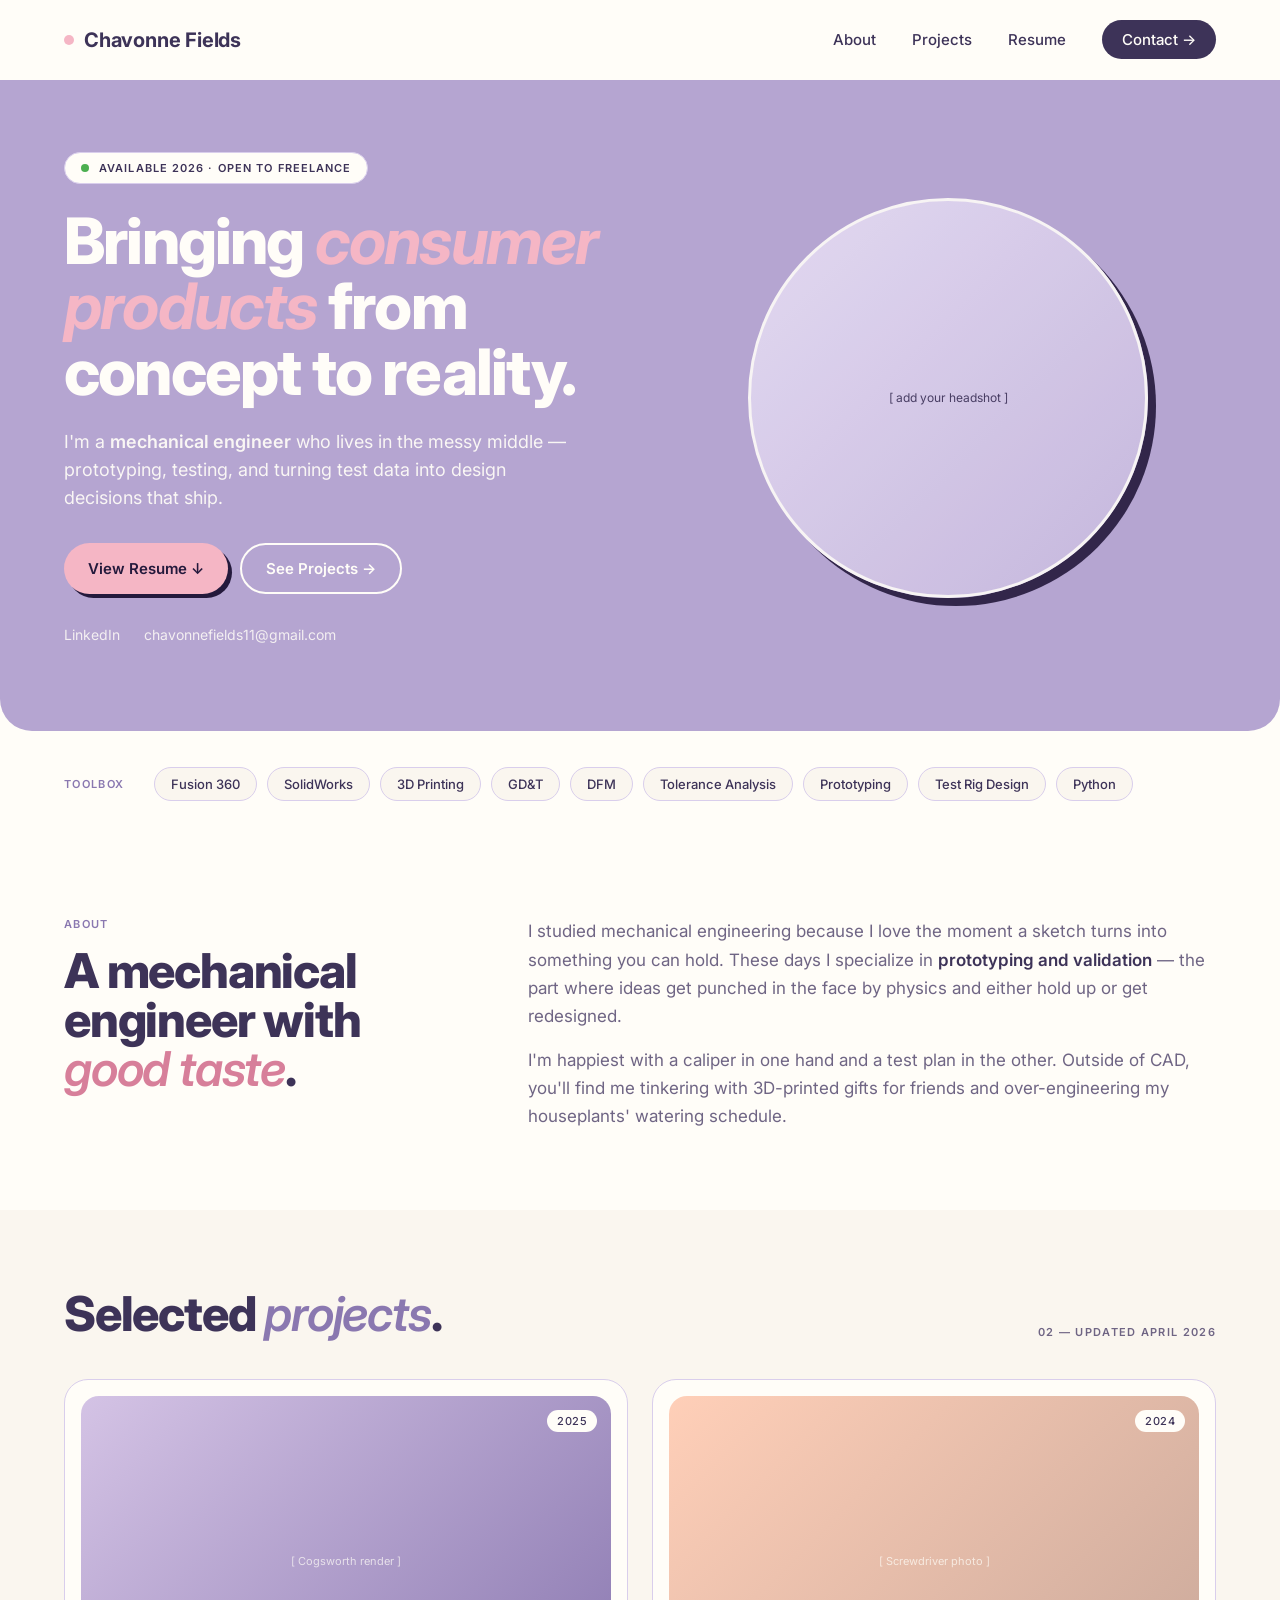
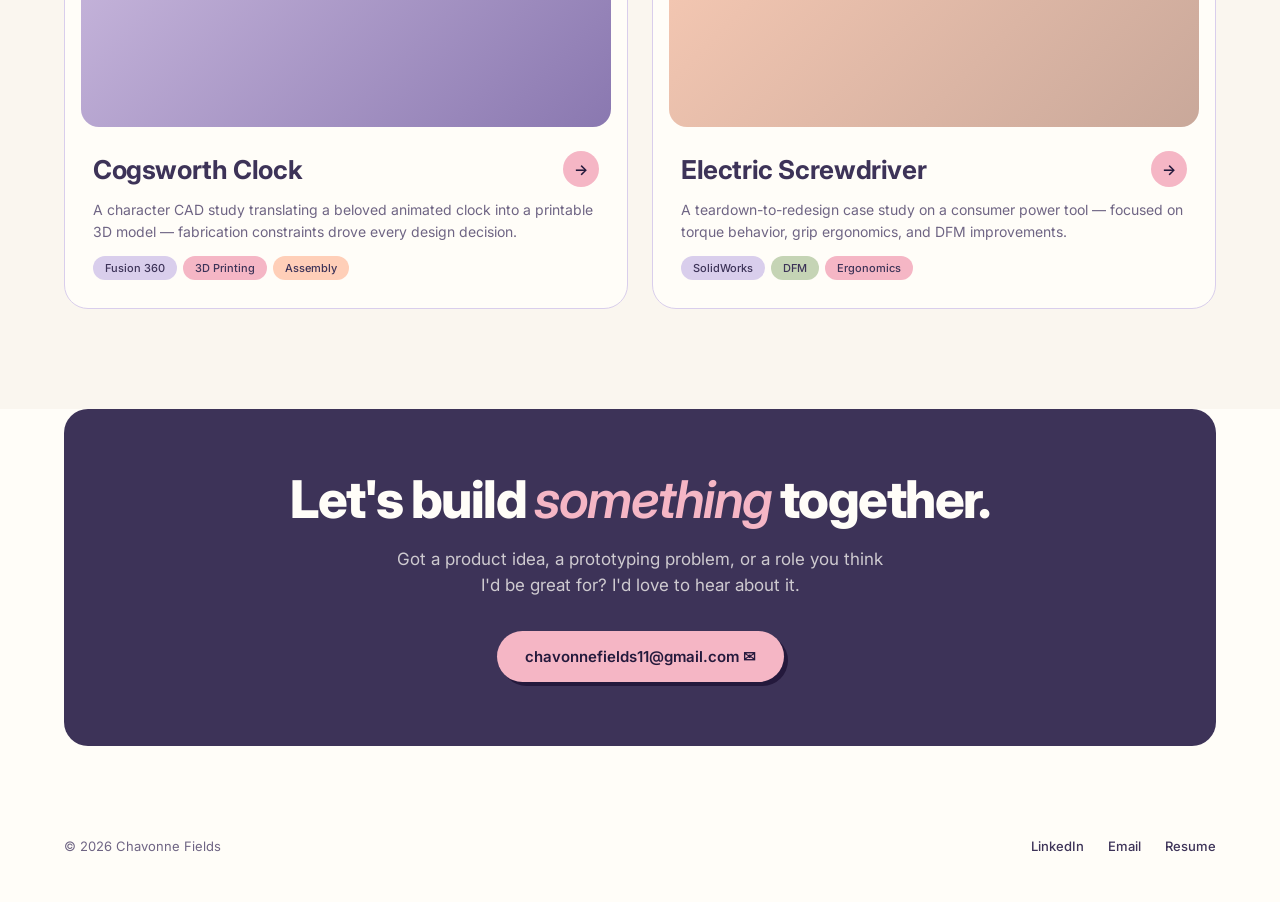
<file: index.html>
<!DOCTYPE html>
<html lang="en">
<head>
<meta charset="UTF-8">
<meta name="viewport" content="width=device-width, initial-scale=1.0">
<title>Chavonne Fields — Mechanical Engineer</title>
<meta name="description" content="Chavonne Fields is a mechanical engineer specializing in consumer products, prototyping, and turning test data into design decisions that ship.">
<meta name="theme-color" content="#B5A5D1">
<link rel="preconnect" href="https://fonts.googleapis.com">
<link rel="preconnect" href="https://fonts.gstatic.com" crossorigin>
<link href="https://fonts.googleapis.com/css2?family=Inter:ital,wght@0,400;0,500;0,600;0,700;0,800;1,400;1,500;1,600;1,700&display=swap" rel="stylesheet">
<style>
/* ============ CHAVONNE FIELDS — SITE STYLES ============ */

:root {
  --lav:#B5A5D1; --lavSoft:#D9CEEC; --lavDeep:#8A78B0;
  --plum:#3D3358; --plumInk:#24193C;
  --rose:#F5B6C5; --roseDeep:#D77F9A; --peach:#FFCFB8; --sage:#C5D4B5;
  --cream:#FAF6EF; --paper:#FFFDF8; --muted:#6F6584;
}

* { box-sizing:border-box; margin:0; padding:0; }
html { scroll-behavior:smooth; }
body {
  font-family:'Inter',sans-serif; background:var(--cream); color:#1A1428;
  -webkit-font-smoothing:antialiased;
}
.page { max-width:1280px; background:var(--paper); margin:0 auto; }

/* NAV */
.nav {
  display:flex; justify-content:space-between; align-items:center;
  padding:20px 64px; background:var(--paper);
  position:sticky; top:0; z-index:50;
  border-bottom:1px solid transparent;
  transition:border-color 0.2s;
}
.nav.scrolled { border-color:var(--lavSoft); }
.logo {
  font-weight:700; font-size:20px; color:var(--plum);
  display:flex; align-items:center; gap:10px; letter-spacing:-0.01em;
  white-space:nowrap; flex-shrink:0;
  text-decoration:none;
}
.logo .dot {
  width:10px; height:10px; background:var(--rose);
  border-radius:50%;
}
.nav-links { display:flex; gap:36px; align-items:center; }
.nav-links a {
  text-decoration:none; color:var(--plum);
  font-weight:500; font-size:15px;
  transition:color 0.2s;
}
.nav-links a:hover { color:var(--roseDeep); }
.nav-cta {
  background:var(--plum) !important; color:var(--paper) !important;
  padding:10px 20px;
  border-radius:100px;
  font-weight:600; font-size:14px;
  text-decoration:none;
  transition:transform 0.2s, background 0.2s;
}
.nav-cta:hover { background:var(--plumInk) !important; transform:translateY(-1px); }

/* HERO — HOMEPAGE */
.hero {
  background:var(--lav);
  padding:72px 64px 88px;
  border-radius:0 0 32px 32px;
}
.hero-inner { display:flex; gap:64px; align-items:center; }
.hero-left { flex:1; display:flex; flex-direction:column; gap:24px; align-items:flex-start; max-width:620px; }

.status {
  display:inline-flex; align-items:center; gap:10px;
  background:var(--paper);
  border:1px solid var(--lavSoft);
  padding:8px 16px;
  border-radius:100px;
  font-size:11px; font-weight:600; letter-spacing:0.1em; text-transform:uppercase; color:var(--plum);
}
.status .d {
  width:8px; height:8px; background:#4CAF50; border-radius:50%;
  animation:pulse 2s infinite;
}
@keyframes pulse {
  0%, 100% { opacity:1; transform:scale(1); }
  50% { opacity:0.6; transform:scale(1.15); }
}

.hero h1 {
  font-weight:800; font-size:64px; line-height:1.02;
  letter-spacing:-0.028em; color:var(--paper);
}
.hero h1 em { font-style:italic; font-weight:700; color:var(--rose); }

.hero-sub {
  font-size:18px; line-height:1.55; color:var(--paper);
  opacity:0.92; max-width:520px;
}
.hero-sub strong { font-weight:600; }

.cta-row { display:flex; gap:12px; margin-top:8px; flex-wrap:wrap; }

/* BUTTONS */
.btn {
  display:inline-flex; align-items:center; gap:8px;
  padding:14px 24px;
  border-radius:100px;
  font-weight:600; font-size:15px; text-decoration:none; cursor:pointer; border:none;
  transition:transform 0.2s, box-shadow 0.2s;
}
.btn-primary {
  background:var(--rose); color:var(--plumInk);
  box-shadow:4px 4px 0 var(--plumInk);
}
.btn-primary:hover {
  transform:translate(-2px,-2px);
  box-shadow:6px 6px 0 var(--plumInk);
}
.btn-ghost {
  background:transparent; color:var(--paper);
  border:2px solid var(--paper);
}
.btn-ghost:hover { background:var(--paper); color:var(--plum); }

.btn-outline {
  background:transparent; color:var(--plum); border:2px solid var(--plum);
}
.btn-outline:hover { background:var(--plum); color:var(--paper); }

.meta { display:flex; gap:24px; font-size:14px; color:var(--paper); opacity:0.85; margin-top:8px; flex-wrap:wrap; }
.meta a { color:inherit; text-decoration:none; transition:opacity 0.2s; }
.meta a:hover { opacity:1; text-decoration:underline; }

.hero-right { flex:0 0 400px; display:flex; justify-content:center; }
.portrait {
  width:400px; height:400px;
  border-radius:50%;
  background:linear-gradient(135deg, #E8DFF5, #C7B9DE);
  border:3px solid var(--paper);
  box-shadow:8px 8px 0 var(--plumInk);
  display:flex; align-items:center; justify-content:center;
  font-size:12px; color:var(--plum); text-align:center;
  opacity:0.9;
  overflow:hidden;
}
.portrait img { width:100%; height:100%; object-fit:cover; }

/* SKILLS STRIP */
.skills-strip {
  padding:36px 64px;
  background:var(--paper);
  display:flex; flex-wrap:wrap; gap:10px; align-items:center;
}
.skill-label {
  font-size:11px; font-weight:600; letter-spacing:0.12em; text-transform:uppercase; color:var(--lavDeep);
  margin-right:20px;
}
.skill-pill {
  background:var(--cream);
  border:1px solid var(--lavSoft);
  padding:8px 16px;
  border-radius:100px;
  font-size:13px; font-weight:500; color:var(--plum);
  transition:transform 0.2s, border-color 0.2s;
}
.skill-pill:hover { transform:translateY(-2px); border-color:var(--roseDeep); }

/* ABOUT */
.about {
  padding:80px 64px;
  display:flex; gap:64px; align-items:flex-start;
  background:var(--paper);
}
.about-left { flex:0 0 400px; display:flex; flex-direction:column; gap:16px; }
.section-label {
  font-size:11px; font-weight:600; letter-spacing:0.12em; text-transform:uppercase; color:var(--lavDeep);
}
.about h2 {
  font-size:48px; font-weight:800; color:var(--plum);
  letter-spacing:-0.025em; line-height:1.02;
}
.about h2 em { font-style:italic; font-weight:600; color:var(--roseDeep); }
.about-right { flex:1; display:flex; flex-direction:column; gap:16px; }
.about-right p { font-size:17px; line-height:1.65; color:var(--muted); }
.about-right p strong { color:var(--plum); font-weight:600; }

/* PROJECTS GRID */
.projects {
  padding:80px 64px 100px;
  background:var(--cream);
  display:flex; flex-direction:column; gap:40px;
}
.projects-header {
  display:flex; justify-content:space-between; align-items:flex-end; flex-wrap:wrap; gap:16px;
}
.projects-header h2 {
  font-size:48px; font-weight:800; color:var(--plum);
  letter-spacing:-0.025em; line-height:1.02;
}
.projects-header h2 em { font-style:italic; font-weight:600; color:var(--lavDeep); }
.projects-count {
  font-size:11px; font-weight:600; letter-spacing:0.12em;
  text-transform:uppercase; color:var(--muted);
}

.project-grid { display:grid; grid-template-columns:1fr 1fr; gap:24px; }

.project-card {
  background:var(--paper);
  border:1px solid var(--lavSoft);
  border-radius:24px;
  overflow:hidden;
  display:flex; flex-direction:column;
  text-decoration:none; color:inherit;
  transition:transform 0.2s, box-shadow 0.2s;
}
.project-card:hover {
  transform:translateY(-4px);
  box-shadow:0 20px 40px -20px rgba(61,51,88,0.2);
}
.project-card:hover .arrow-circle { transform:translate(2px,-2px); }

.card-image {
  aspect-ratio: 16/10;
  margin:16px;
  border-radius:18px;
  display:flex; align-items:center; justify-content:center;
  font-size:11px; color:rgba(255,253,248,0.7);
  position:relative;
}
.card-image.cog { background:linear-gradient(135deg, #D4C3E5, #8A78B0); }
.card-image.sd  { background:linear-gradient(135deg, #FFCFB8, #C9A89A); }

.year-pill {
  position:absolute; top:14px; right:14px;
  background:var(--paper);
  padding:4px 10px;
  border-radius:100px;
  font-size:11px; font-weight:500; color:var(--plum); letter-spacing:0.04em;
}

.card-body { padding:8px 28px 28px; display:flex; flex-direction:column; gap:12px; }
.card-title-row { display:flex; justify-content:space-between; align-items:center; gap:16px; }
.card-title { font-size:26px; font-weight:700; color:var(--plum); letter-spacing:-0.015em; }
.arrow-circle {
  width:36px; height:36px;
  background:var(--rose);
  border-radius:50%;
  display:flex; align-items:center; justify-content:center;
  font-size:15px; color:var(--plumInk); font-weight:600;
  flex-shrink:0;
  transition:transform 0.2s;
}
.card-desc { font-size:14px; line-height:1.6; color:var(--muted); }
.tag-row { display:flex; gap:6px; flex-wrap:wrap; }
.tag {
  padding:5px 12px;
  border-radius:100px;
  font-size:11px; font-weight:500;
  background:var(--lavSoft); color:var(--plum);
}
.tag.rose  { background:var(--rose); }
.tag.peach { background:var(--peach); }
.tag.sage  { background:var(--sage); }

/* CTA STRIP */
.cta {
  background:var(--plum); color:var(--paper);
  margin:0 64px 64px; border-radius:24px;
  padding:64px 56px;
  display:flex; flex-direction:column; align-items:center; gap:20px; text-align:center;
}
.cta h2 {
  font-size:52px; font-weight:800; letter-spacing:-0.03em; line-height:1.02;
  max-width:720px;
}
.cta h2 em { font-style:italic; font-weight:600; color:var(--rose); }
.cta p {
  font-size:17px; color:var(--paper); opacity:0.75;
  max-width:500px; line-height:1.55;
}
.cta .email-btn {
  margin-top:12px;
  display:inline-flex; align-items:center; gap:10px;
  background:var(--rose); color:var(--plumInk);
  padding:16px 28px;
  border-radius:100px;
  font-weight:600; font-size:15px; text-decoration:none;
  box-shadow:4px 4px 0 var(--plumInk);
  transition:transform 0.2s, box-shadow 0.2s;
}
.cta .email-btn:hover {
  transform:translate(-2px,-2px);
  box-shadow:6px 6px 0 var(--plumInk);
}

/* FOOTER */
.footer {
  display:flex; justify-content:space-between; align-items:center;
  padding:28px 64px 48px;
  color:var(--muted); font-size:13px;
  flex-wrap:wrap; gap:16px;
}
.footer-links { display:flex; gap:24px; }
.footer-links a {
  color:var(--plum); text-decoration:none; font-weight:500;
  transition:color 0.2s;
}
.footer-links a:hover { color:var(--roseDeep); }

/* ============ PROJECT DETAIL PAGES ============ */

.detail-hero {
  padding:40px 64px 64px;
  background:var(--paper);
  display:flex; flex-direction:column; gap:28px;
}

.back-link {
  display:inline-flex; align-items:center; gap:6px;
  text-decoration:none; color:var(--plum);
  font-size:13px; font-weight:600; letter-spacing:0.04em;
  align-self:flex-start;
  transition:gap 0.2s;
}
.back-link:hover { gap:10px; color:var(--roseDeep); }

.detail-hero h1 {
  font-size:88px; font-weight:800; color:var(--plum);
  letter-spacing:-0.035em; line-height:0.98;
  max-width:1000px;
}
.detail-hero h1 em { font-style:italic; font-weight:700; color:var(--lavDeep); }

.detail-sub {
  font-size:20px; color:var(--muted); line-height:1.55; max-width:720px;
}

.spec-row {
  display:grid; grid-template-columns:repeat(4,1fr); gap:24px;
  border-top:2px dashed var(--lavSoft);
  padding-top:28px; margin-top:8px;
}
.spec { display:flex; flex-direction:column; gap:6px; }
.spec-label {
  font-size:11px; font-weight:600; letter-spacing:0.12em;
  text-transform:uppercase; color:var(--lavDeep);
}
.spec-val { font-size:17px; font-weight:600; color:var(--plum); }

/* hero image (big render) */
.hero-render {
  margin:0 64px;
  aspect-ratio:16/9;
  border-radius:24px;
  border:3px solid var(--paper);
  box-shadow:8px 8px 0 var(--plumInk);
  display:flex; align-items:center; justify-content:center;
  color:rgba(255,253,248,0.8); font-size:14px;
}
.hero-render.cog { background:linear-gradient(135deg, #D4C3E5, #8A78B0); }
.hero-render.sd  { background:linear-gradient(135deg, #FFCFB8, #C9A89A); }

/* overview quote */
.overview {
  padding:96px 64px 72px;
  display:grid; grid-template-columns:320px 1fr; gap:64px;
  background:var(--paper);
}
.overview-label { align-self:flex-start; }
.overview-quote {
  font-size:26px; font-weight:500; font-style:italic;
  color:var(--plum); line-height:1.45;
  border-left:4px solid var(--roseDeep);
  padding-left:28px;
}

/* process cards */
.process {
  padding:80px 64px;
  background:var(--cream);
  display:flex; flex-direction:column; gap:40px;
}
.process-header {
  display:flex; justify-content:space-between; align-items:flex-end; flex-wrap:wrap; gap:16px;
}
.process-header h2 {
  font-size:44px; font-weight:800; color:var(--plum);
  letter-spacing:-0.025em; line-height:1.02;
}
.process-header h2 em { font-style:italic; font-weight:600; color:var(--lavDeep); }

.process-grid { display:grid; grid-template-columns:repeat(3,1fr); gap:20px; }

.process-card {
  background:var(--paper);
  border:1px solid var(--lavSoft);
  border-radius:24px;
  padding:32px 28px;
  display:flex; flex-direction:column; gap:14px;
  min-height:260px;
}
.process-num {
  font-size:64px; font-weight:800; font-style:italic;
  color:var(--roseDeep); letter-spacing:-0.02em; line-height:0.9;
}
.process-step-label {
  font-size:11px; font-weight:600; letter-spacing:0.12em;
  text-transform:uppercase; color:var(--lavDeep);
}
.process-title {
  font-size:22px; font-weight:700; color:var(--plum);
  letter-spacing:-0.01em;
}
.process-body {
  font-size:14px; color:var(--muted); line-height:1.6;
}

/* gallery */
.gallery {
  padding:80px 64px;
  background:var(--paper);
  display:flex; flex-direction:column; gap:24px;
}
.gallery-header {
  display:flex; flex-direction:column; gap:6px;
}
.gallery-header h2 {
  font-size:44px; font-weight:800; color:var(--plum);
  letter-spacing:-0.025em; line-height:1.02;
}
.gallery-header h2 em { font-style:italic; font-weight:600; color:var(--lavDeep); }

.gallery-grid { display:grid; grid-template-columns:2fr 1fr; gap:20px; align-items:stretch; }
.gallery-stack { display:flex; flex-direction:column; gap:20px; }

.gallery-tile {
  aspect-ratio:4/3;
  min-height:220px;
  border-radius:20px;
  display:flex; align-items:center; justify-content:center;
  font-size:12px; color:rgba(255,253,248,0.75);
}
.gallery-stack .gallery-tile { flex:1; min-height:220px; }
.gallery-tile.wide { aspect-ratio:auto; min-height:460px; height:100%; }
.gallery-tile.v1 { background:linear-gradient(135deg,#C7B9DE,#8A78B0); }
.gallery-tile.v2 { background:linear-gradient(135deg,#E8DFF5,#B5A5D1); }
.gallery-tile.v3 { background:linear-gradient(135deg,#D9CEEC,#8A78B0); }
.gallery-tile.s1 { background:linear-gradient(135deg,#FFCFB8,#D77F9A); }
.gallery-tile.s2 { background:linear-gradient(135deg,#F5B6C5,#D77F9A); }
.gallery-tile.s3 { background:linear-gradient(135deg,#FFCFB8,#C9A89A); }

/* outcomes */
.outcomes {
  padding:80px 64px;
  background:var(--cream);
  display:flex; flex-direction:column; gap:40px;
}
.outcomes h2 {
  font-size:44px; font-weight:800; color:var(--plum);
  letter-spacing:-0.025em; line-height:1.02;
}
.outcomes h2 em { font-style:italic; font-weight:600; color:var(--roseDeep); }
.outcomes-grid { display:grid; grid-template-columns:repeat(3,1fr); gap:20px; }
.stat-card {
  padding:36px 28px;
  border-radius:24px;
  display:flex; flex-direction:column; gap:12px;
  min-height:220px;
  border:1px solid transparent;
}
.stat-card.rose  { background:var(--rose); }
.stat-card.lav   { background:var(--lavSoft); }
.stat-card.peach { background:var(--peach); }
.stat-num {
  font-size:68px; font-weight:800; color:var(--plumInk);
  letter-spacing:-0.03em; line-height:0.9;
}
.stat-label {
  font-size:15px; font-weight:600; color:var(--plumInk);
  line-height:1.45;
}

/* next project */
.next-project {
  margin:0 64px 64px;
  padding:48px 48px;
  background:var(--lav); color:var(--paper);
  border-radius:24px;
  display:flex; justify-content:space-between; align-items:center;
  gap:24px; flex-wrap:wrap;
  text-decoration:none;
  transition:transform 0.2s;
}
.next-project:hover { transform:translateY(-4px); }
.next-project:hover .arrow-circle { transform:translate(2px,-2px); }
.next-left { display:flex; flex-direction:column; gap:8px; }
.next-label {
  font-size:11px; font-weight:600; letter-spacing:0.12em; text-transform:uppercase;
  color:var(--paper); opacity:0.75;
}
.next-title {
  font-size:36px; font-weight:800; color:var(--paper);
  letter-spacing:-0.02em; line-height:1;
}
.next-title em { font-style:italic; font-weight:700; color:var(--rose); }

/* ============ RESPONSIVE ============ */
@media (max-width: 900px) {
  .nav { padding:16px 24px; }
  .nav-links { gap:20px; }
  .nav-links a:not(.nav-cta) { display:none; }

  .hero { padding:56px 24px 72px; }
  .hero-inner { flex-direction:column-reverse; gap:40px; }
  .hero-left { max-width:100%; }
  .hero h1 { font-size:44px; }
  .hero-sub { font-size:16px; }
  .hero-right { flex:none; }
  .portrait { width:280px; height:280px; box-shadow:6px 6px 0 var(--plumInk); }

  .skills-strip { padding:28px 24px; }

  .about { flex-direction:column; gap:24px; padding:56px 24px; }
  .about-left { flex:none; }
  .about h2 { font-size:36px; }
  .about-right p { font-size:16px; }

  .projects { padding:56px 24px 72px; }
  .projects-header h2 { font-size:36px; }
  .project-grid { grid-template-columns:1fr; }

  .cta { margin:0 24px 40px; padding:48px 28px; }
  .cta h2 { font-size:36px; }
  .cta p { font-size:15px; }

  .footer { padding:24px 24px 40px; }

  /* project detail */
  .detail-hero { padding:32px 24px 48px; }
  .detail-hero h1 { font-size:48px; }
  .detail-sub { font-size:17px; }
  .spec-row { grid-template-columns:1fr 1fr; gap:20px; }
  .hero-render { margin:0 24px; }

  .overview { padding:56px 24px; grid-template-columns:1fr; gap:20px; }
  .overview-quote { font-size:22px; }

  .process { padding:56px 24px; }
  .process-header h2 { font-size:32px; }
  .process-grid { grid-template-columns:1fr; }

  .gallery { padding:56px 24px; }
  .gallery-header h2 { font-size:32px; }
  .gallery-grid { grid-template-columns:1fr; }

  .outcomes { padding:56px 24px; }
  .outcomes h2 { font-size:32px; }
  .outcomes-grid { grid-template-columns:1fr; }
  .stat-num { font-size:56px; }

  .next-project { margin:0 24px 40px; padding:32px 24px; }
  .next-title { font-size:26px; }
}

@media (max-width: 480px) {
  .hero h1 { font-size:36px; }
  .cta h2 { font-size:30px; }
  .about h2, .projects-header h2 { font-size:30px; }
  .portrait { width:240px; height:240px; }
  .detail-hero h1 { font-size:38px; }
}

</style>
</head>
<body>
<div class="page">

  <nav class="nav" id="nav">
    <a href="index.html#top" class="logo"><span class="dot"></span><span>Chavonne Fields</span></a>
    <div class="nav-links">
      <a href="#about">About</a>
      <a href="#projects">Projects</a>
      <a href="#">Resume</a>
      <a href="mailto:chavonnefields11@gmail.com" class="nav-cta">Contact →</a>
    </div>
  </nav>

  <section class="hero" id="top">
    <div class="hero-inner">
      <div class="hero-left">
        <div class="status"><span class="d"></span> Available 2026 · Open to freelance</div>
        <h1>Bringing <em>consumer products</em> from concept to reality.</h1>
        <p class="hero-sub">I'm a <strong>mechanical engineer</strong> who lives in the messy middle — prototyping, testing, and turning test data into design decisions that ship.</p>
        <div class="cta-row">
          <a href="#" class="btn btn-primary">View Resume ↓</a>
          <a href="#projects" class="btn btn-ghost">See Projects →</a>
        </div>
        <div class="meta">
          <a href="https://www.linkedin.com/" target="_blank" rel="noopener">LinkedIn</a>
          <a href="mailto:chavonnefields11@gmail.com">chavonnefields11@gmail.com</a>
        </div>
      </div>
      <div class="hero-right">
        <div class="portrait">[ add your headshot ]</div>
      </div>
    </div>
  </section>

  <div class="skills-strip">
    <div class="skill-label">Toolbox</div>
    <div class="skill-pill">Fusion 360</div>
    <div class="skill-pill">SolidWorks</div>
    <div class="skill-pill">3D Printing</div>
    <div class="skill-pill">GD&amp;T</div>
    <div class="skill-pill">DFM</div>
    <div class="skill-pill">Tolerance Analysis</div>
    <div class="skill-pill">Prototyping</div>
    <div class="skill-pill">Test Rig Design</div>
    <div class="skill-pill">Python</div>
  </div>

  <section class="about" id="about">
    <div class="about-left">
      <div class="section-label">About</div>
      <h2>A mechanical engineer with <em>good taste</em>.</h2>
    </div>
    <div class="about-right">
      <p>I studied mechanical engineering because I love the moment a sketch turns into something you can hold. These days I specialize in <strong>prototyping and validation</strong> — the part where ideas get punched in the face by physics and either hold up or get redesigned.</p>
      <p>I'm happiest with a caliper in one hand and a test plan in the other. Outside of CAD, you'll find me tinkering with 3D-printed gifts for friends and over-engineering my houseplants' watering schedule.</p>
    </div>
  </section>

  <section class="projects" id="projects">
    <div class="projects-header">
      <h2>Selected <em>projects</em>.</h2>
      <div class="projects-count">02 — Updated April 2026</div>
    </div>
    <div class="project-grid">
      <a href="cogsworth.html" class="project-card">
        <div class="card-image cog">
          <span class="year-pill">2025</span>
          [ Cogsworth render ]
        </div>
        <div class="card-body">
          <div class="card-title-row">
            <div class="card-title">Cogsworth Clock</div>
            <div class="arrow-circle">→</div>
          </div>
          <div class="card-desc">A character CAD study translating a beloved animated clock into a printable 3D model — fabrication constraints drove every design decision.</div>
          <div class="tag-row">
            <span class="tag">Fusion 360</span>
            <span class="tag rose">3D Printing</span>
            <span class="tag peach">Assembly</span>
          </div>
        </div>
      </a>
      <a href="screwdriver.html" class="project-card">
        <div class="card-image sd">
          <span class="year-pill">2024</span>
          [ Screwdriver photo ]
        </div>
        <div class="card-body">
          <div class="card-title-row">
            <div class="card-title">Electric Screwdriver</div>
            <div class="arrow-circle">→</div>
          </div>
          <div class="card-desc">A teardown-to-redesign case study on a consumer power tool — focused on torque behavior, grip ergonomics, and DFM improvements.</div>
          <div class="tag-row">
            <span class="tag">SolidWorks</span>
            <span class="tag sage">DFM</span>
            <span class="tag rose">Ergonomics</span>
          </div>
        </div>
      </a>
    </div>
  </section>

  <section class="cta">
    <h2>Let's build <em>something</em> together.</h2>
    <p>Got a product idea, a prototyping problem, or a role you think I'd be great for? I'd love to hear about it.</p>
    <a href="mailto:chavonnefields11@gmail.com" class="email-btn">chavonnefields11@gmail.com ✉</a>
  </section>

  <footer class="footer">
    <div>© 2026 Chavonne Fields</div>
    <div class="footer-links">
      <a href="https://www.linkedin.com/" target="_blank" rel="noopener">LinkedIn</a>
      <a href="mailto:chavonnefields11@gmail.com">Email</a>
      <a href="#">Resume</a>
    </div>
  </footer>

</div>

<script>
  const nav = document.getElementById('nav');
  window.addEventListener('scroll', () => {
    nav.classList.toggle('scrolled', window.scrollY > 12);
  });
</script>
</body>
</html>
</file>
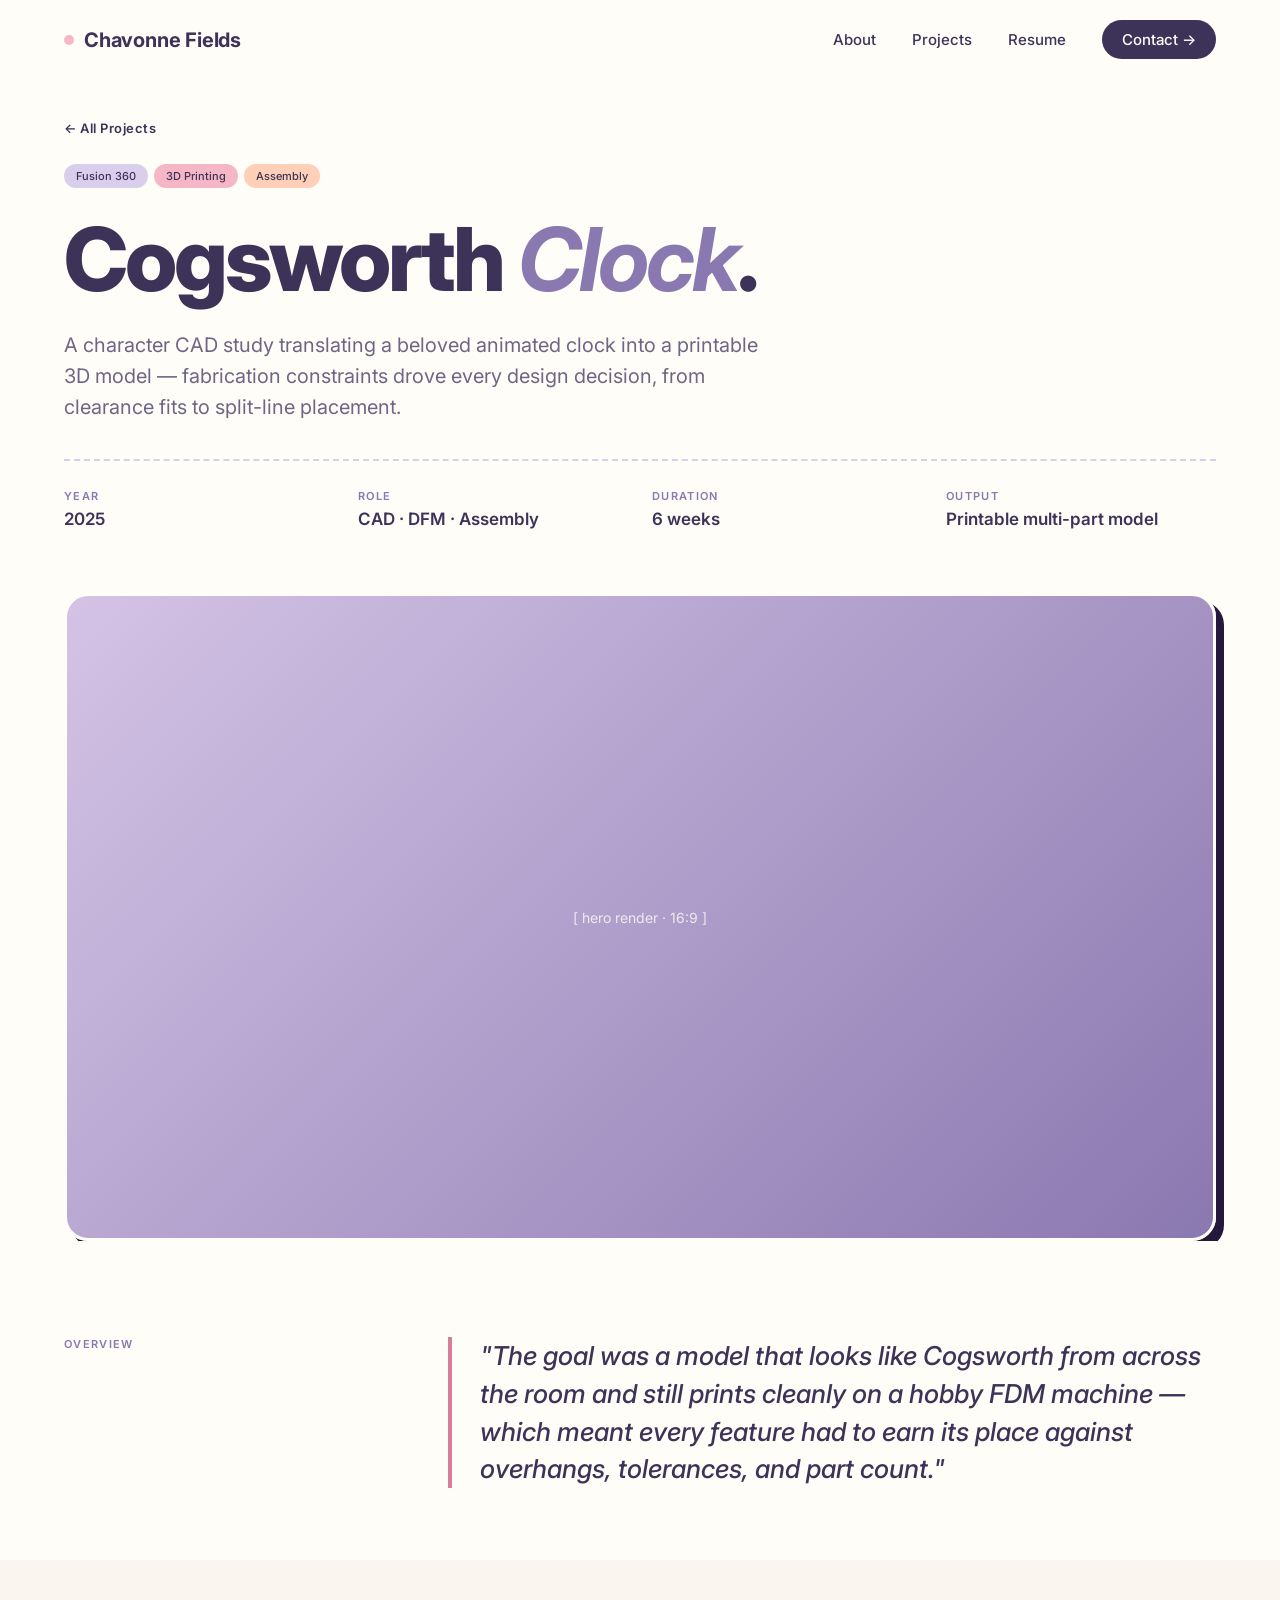
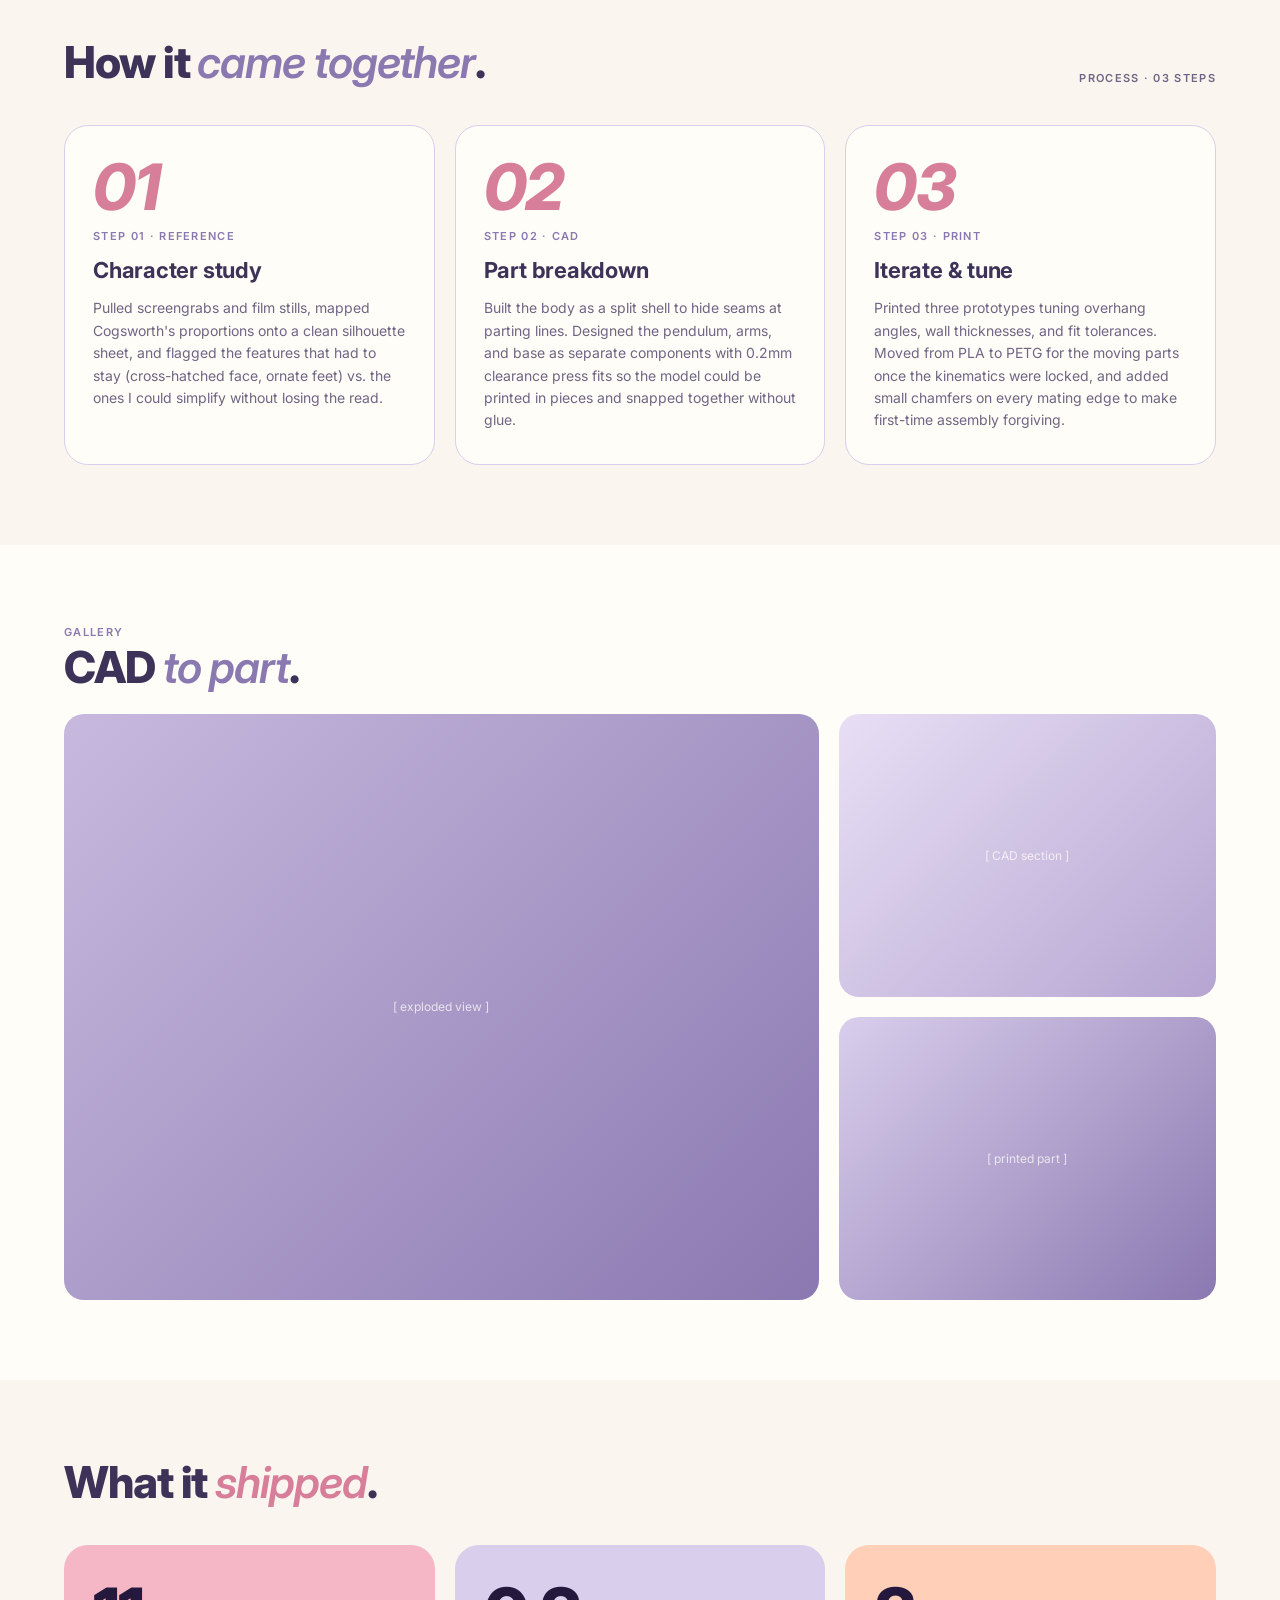
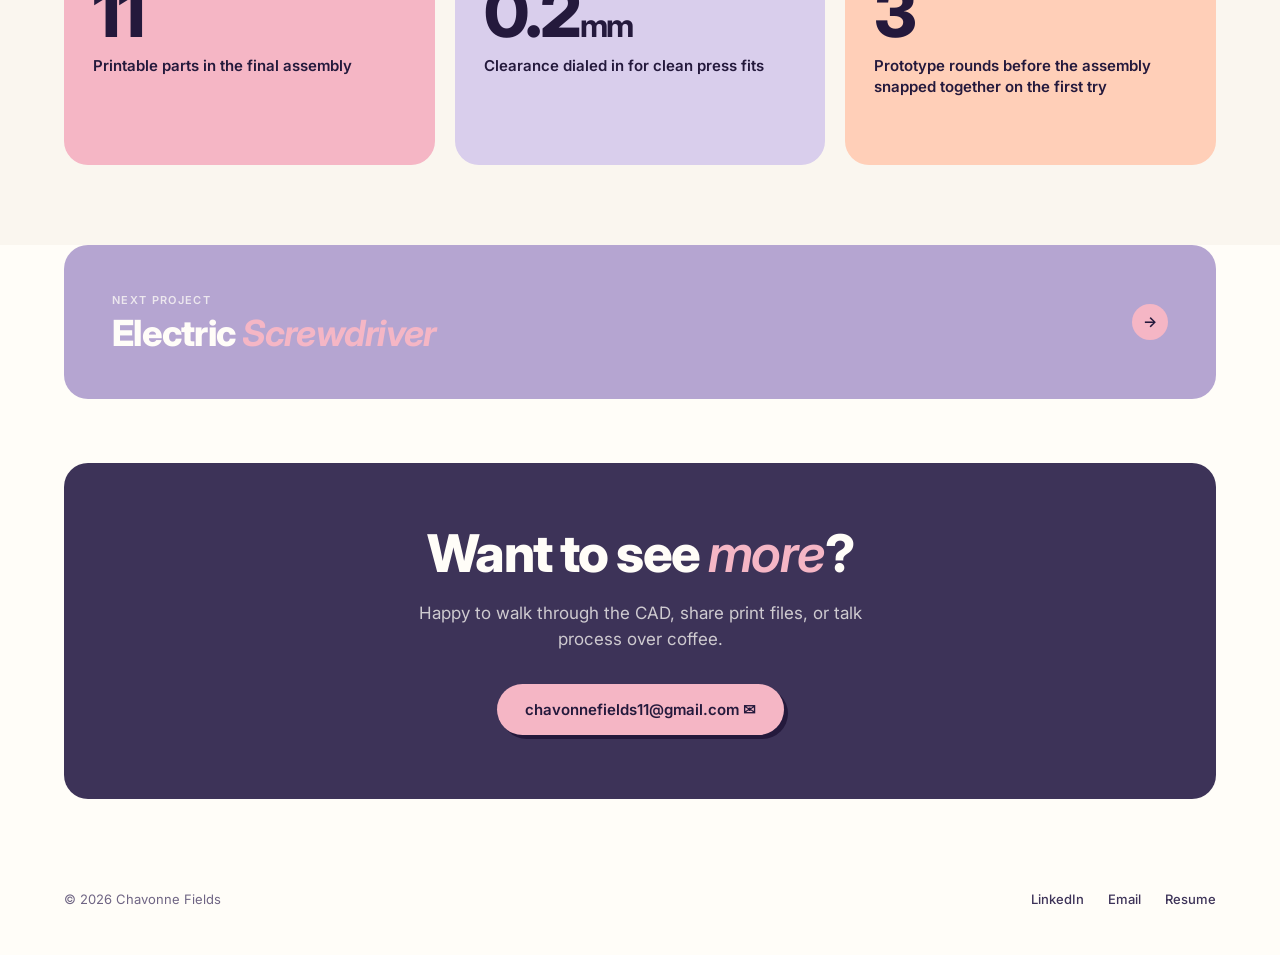
<file: cogsworth.html>
<!DOCTYPE html>
<html lang="en">
<head>
<meta charset="UTF-8">
<meta name="viewport" content="width=device-width, initial-scale=1.0">
<title>Cogsworth Clock — Chavonne Fields</title>
<meta name="description" content="A character CAD study translating an animated clock into a printable 3D model.">
<meta name="theme-color" content="#B5A5D1">
<link rel="preconnect" href="https://fonts.googleapis.com">
<link rel="preconnect" href="https://fonts.gstatic.com" crossorigin>
<link href="https://fonts.googleapis.com/css2?family=Inter:ital,wght@0,400;0,500;0,600;0,700;0,800;1,400;1,500;1,600;1,700&display=swap" rel="stylesheet">
<style>
/* ============ CHAVONNE FIELDS — SITE STYLES ============ */

:root {
  --lav:#B5A5D1; --lavSoft:#D9CEEC; --lavDeep:#8A78B0;
  --plum:#3D3358; --plumInk:#24193C;
  --rose:#F5B6C5; --roseDeep:#D77F9A; --peach:#FFCFB8; --sage:#C5D4B5;
  --cream:#FAF6EF; --paper:#FFFDF8; --muted:#6F6584;
}

* { box-sizing:border-box; margin:0; padding:0; }
html { scroll-behavior:smooth; }
body {
  font-family:'Inter',sans-serif; background:var(--cream); color:#1A1428;
  -webkit-font-smoothing:antialiased;
}
.page { max-width:1280px; background:var(--paper); margin:0 auto; }

/* NAV */
.nav {
  display:flex; justify-content:space-between; align-items:center;
  padding:20px 64px; background:var(--paper);
  position:sticky; top:0; z-index:50;
  border-bottom:1px solid transparent;
  transition:border-color 0.2s;
}
.nav.scrolled { border-color:var(--lavSoft); }
.logo {
  font-weight:700; font-size:20px; color:var(--plum);
  display:flex; align-items:center; gap:10px; letter-spacing:-0.01em;
  white-space:nowrap; flex-shrink:0;
  text-decoration:none;
}
.logo .dot {
  width:10px; height:10px; background:var(--rose);
  border-radius:50%;
}
.nav-links { display:flex; gap:36px; align-items:center; }
.nav-links a {
  text-decoration:none; color:var(--plum);
  font-weight:500; font-size:15px;
  transition:color 0.2s;
}
.nav-links a:hover { color:var(--roseDeep); }
.nav-cta {
  background:var(--plum) !important; color:var(--paper) !important;
  padding:10px 20px;
  border-radius:100px;
  font-weight:600; font-size:14px;
  text-decoration:none;
  transition:transform 0.2s, background 0.2s;
}
.nav-cta:hover { background:var(--plumInk) !important; transform:translateY(-1px); }

/* HERO — HOMEPAGE */
.hero {
  background:var(--lav);
  padding:72px 64px 88px;
  border-radius:0 0 32px 32px;
}
.hero-inner { display:flex; gap:64px; align-items:center; }
.hero-left { flex:1; display:flex; flex-direction:column; gap:24px; align-items:flex-start; max-width:620px; }

.status {
  display:inline-flex; align-items:center; gap:10px;
  background:var(--paper);
  border:1px solid var(--lavSoft);
  padding:8px 16px;
  border-radius:100px;
  font-size:11px; font-weight:600; letter-spacing:0.1em; text-transform:uppercase; color:var(--plum);
}
.status .d {
  width:8px; height:8px; background:#4CAF50; border-radius:50%;
  animation:pulse 2s infinite;
}
@keyframes pulse {
  0%, 100% { opacity:1; transform:scale(1); }
  50% { opacity:0.6; transform:scale(1.15); }
}

.hero h1 {
  font-weight:800; font-size:64px; line-height:1.02;
  letter-spacing:-0.028em; color:var(--paper);
}
.hero h1 em { font-style:italic; font-weight:700; color:var(--rose); }

.hero-sub {
  font-size:18px; line-height:1.55; color:var(--paper);
  opacity:0.92; max-width:520px;
}
.hero-sub strong { font-weight:600; }

.cta-row { display:flex; gap:12px; margin-top:8px; flex-wrap:wrap; }

/* BUTTONS */
.btn {
  display:inline-flex; align-items:center; gap:8px;
  padding:14px 24px;
  border-radius:100px;
  font-weight:600; font-size:15px; text-decoration:none; cursor:pointer; border:none;
  transition:transform 0.2s, box-shadow 0.2s;
}
.btn-primary {
  background:var(--rose); color:var(--plumInk);
  box-shadow:4px 4px 0 var(--plumInk);
}
.btn-primary:hover {
  transform:translate(-2px,-2px);
  box-shadow:6px 6px 0 var(--plumInk);
}
.btn-ghost {
  background:transparent; color:var(--paper);
  border:2px solid var(--paper);
}
.btn-ghost:hover { background:var(--paper); color:var(--plum); }

.btn-outline {
  background:transparent; color:var(--plum); border:2px solid var(--plum);
}
.btn-outline:hover { background:var(--plum); color:var(--paper); }

.meta { display:flex; gap:24px; font-size:14px; color:var(--paper); opacity:0.85; margin-top:8px; flex-wrap:wrap; }
.meta a { color:inherit; text-decoration:none; transition:opacity 0.2s; }
.meta a:hover { opacity:1; text-decoration:underline; }

.hero-right { flex:0 0 400px; display:flex; justify-content:center; }
.portrait {
  width:400px; height:400px;
  border-radius:50%;
  background:linear-gradient(135deg, #E8DFF5, #C7B9DE);
  border:3px solid var(--paper);
  box-shadow:8px 8px 0 var(--plumInk);
  display:flex; align-items:center; justify-content:center;
  font-size:12px; color:var(--plum); text-align:center;
  opacity:0.9;
  overflow:hidden;
}
.portrait img { width:100%; height:100%; object-fit:cover; }

/* SKILLS STRIP */
.skills-strip {
  padding:36px 64px;
  background:var(--paper);
  display:flex; flex-wrap:wrap; gap:10px; align-items:center;
}
.skill-label {
  font-size:11px; font-weight:600; letter-spacing:0.12em; text-transform:uppercase; color:var(--lavDeep);
  margin-right:20px;
}
.skill-pill {
  background:var(--cream);
  border:1px solid var(--lavSoft);
  padding:8px 16px;
  border-radius:100px;
  font-size:13px; font-weight:500; color:var(--plum);
  transition:transform 0.2s, border-color 0.2s;
}
.skill-pill:hover { transform:translateY(-2px); border-color:var(--roseDeep); }

/* ABOUT */
.about {
  padding:80px 64px;
  display:flex; gap:64px; align-items:flex-start;
  background:var(--paper);
}
.about-left { flex:0 0 400px; display:flex; flex-direction:column; gap:16px; }
.section-label {
  font-size:11px; font-weight:600; letter-spacing:0.12em; text-transform:uppercase; color:var(--lavDeep);
}
.about h2 {
  font-size:48px; font-weight:800; color:var(--plum);
  letter-spacing:-0.025em; line-height:1.02;
}
.about h2 em { font-style:italic; font-weight:600; color:var(--roseDeep); }
.about-right { flex:1; display:flex; flex-direction:column; gap:16px; }
.about-right p { font-size:17px; line-height:1.65; color:var(--muted); }
.about-right p strong { color:var(--plum); font-weight:600; }

/* PROJECTS GRID */
.projects {
  padding:80px 64px 100px;
  background:var(--cream);
  display:flex; flex-direction:column; gap:40px;
}
.projects-header {
  display:flex; justify-content:space-between; align-items:flex-end; flex-wrap:wrap; gap:16px;
}
.projects-header h2 {
  font-size:48px; font-weight:800; color:var(--plum);
  letter-spacing:-0.025em; line-height:1.02;
}
.projects-header h2 em { font-style:italic; font-weight:600; color:var(--lavDeep); }
.projects-count {
  font-size:11px; font-weight:600; letter-spacing:0.12em;
  text-transform:uppercase; color:var(--muted);
}

.project-grid { display:grid; grid-template-columns:1fr 1fr; gap:24px; }

.project-card {
  background:var(--paper);
  border:1px solid var(--lavSoft);
  border-radius:24px;
  overflow:hidden;
  display:flex; flex-direction:column;
  text-decoration:none; color:inherit;
  transition:transform 0.2s, box-shadow 0.2s;
}
.project-card:hover {
  transform:translateY(-4px);
  box-shadow:0 20px 40px -20px rgba(61,51,88,0.2);
}
.project-card:hover .arrow-circle { transform:translate(2px,-2px); }

.card-image {
  aspect-ratio: 16/10;
  margin:16px;
  border-radius:18px;
  display:flex; align-items:center; justify-content:center;
  font-size:11px; color:rgba(255,253,248,0.7);
  position:relative;
}
.card-image.cog { background:linear-gradient(135deg, #D4C3E5, #8A78B0); }
.card-image.sd  { background:linear-gradient(135deg, #FFCFB8, #C9A89A); }

.year-pill {
  position:absolute; top:14px; right:14px;
  background:var(--paper);
  padding:4px 10px;
  border-radius:100px;
  font-size:11px; font-weight:500; color:var(--plum); letter-spacing:0.04em;
}

.card-body { padding:8px 28px 28px; display:flex; flex-direction:column; gap:12px; }
.card-title-row { display:flex; justify-content:space-between; align-items:center; gap:16px; }
.card-title { font-size:26px; font-weight:700; color:var(--plum); letter-spacing:-0.015em; }
.arrow-circle {
  width:36px; height:36px;
  background:var(--rose);
  border-radius:50%;
  display:flex; align-items:center; justify-content:center;
  font-size:15px; color:var(--plumInk); font-weight:600;
  flex-shrink:0;
  transition:transform 0.2s;
}
.card-desc { font-size:14px; line-height:1.6; color:var(--muted); }
.tag-row { display:flex; gap:6px; flex-wrap:wrap; }
.tag {
  padding:5px 12px;
  border-radius:100px;
  font-size:11px; font-weight:500;
  background:var(--lavSoft); color:var(--plum);
}
.tag.rose  { background:var(--rose); }
.tag.peach { background:var(--peach); }
.tag.sage  { background:var(--sage); }

/* CTA STRIP */
.cta {
  background:var(--plum); color:var(--paper);
  margin:0 64px 64px; border-radius:24px;
  padding:64px 56px;
  display:flex; flex-direction:column; align-items:center; gap:20px; text-align:center;
}
.cta h2 {
  font-size:52px; font-weight:800; letter-spacing:-0.03em; line-height:1.02;
  max-width:720px;
}
.cta h2 em { font-style:italic; font-weight:600; color:var(--rose); }
.cta p {
  font-size:17px; color:var(--paper); opacity:0.75;
  max-width:500px; line-height:1.55;
}
.cta .email-btn {
  margin-top:12px;
  display:inline-flex; align-items:center; gap:10px;
  background:var(--rose); color:var(--plumInk);
  padding:16px 28px;
  border-radius:100px;
  font-weight:600; font-size:15px; text-decoration:none;
  box-shadow:4px 4px 0 var(--plumInk);
  transition:transform 0.2s, box-shadow 0.2s;
}
.cta .email-btn:hover {
  transform:translate(-2px,-2px);
  box-shadow:6px 6px 0 var(--plumInk);
}

/* FOOTER */
.footer {
  display:flex; justify-content:space-between; align-items:center;
  padding:28px 64px 48px;
  color:var(--muted); font-size:13px;
  flex-wrap:wrap; gap:16px;
}
.footer-links { display:flex; gap:24px; }
.footer-links a {
  color:var(--plum); text-decoration:none; font-weight:500;
  transition:color 0.2s;
}
.footer-links a:hover { color:var(--roseDeep); }

/* ============ PROJECT DETAIL PAGES ============ */

.detail-hero {
  padding:40px 64px 64px;
  background:var(--paper);
  display:flex; flex-direction:column; gap:28px;
}

.back-link {
  display:inline-flex; align-items:center; gap:6px;
  text-decoration:none; color:var(--plum);
  font-size:13px; font-weight:600; letter-spacing:0.04em;
  align-self:flex-start;
  transition:gap 0.2s;
}
.back-link:hover { gap:10px; color:var(--roseDeep); }

.detail-hero h1 {
  font-size:88px; font-weight:800; color:var(--plum);
  letter-spacing:-0.035em; line-height:0.98;
  max-width:1000px;
}
.detail-hero h1 em { font-style:italic; font-weight:700; color:var(--lavDeep); }

.detail-sub {
  font-size:20px; color:var(--muted); line-height:1.55; max-width:720px;
}

.spec-row {
  display:grid; grid-template-columns:repeat(4,1fr); gap:24px;
  border-top:2px dashed var(--lavSoft);
  padding-top:28px; margin-top:8px;
}
.spec { display:flex; flex-direction:column; gap:6px; }
.spec-label {
  font-size:11px; font-weight:600; letter-spacing:0.12em;
  text-transform:uppercase; color:var(--lavDeep);
}
.spec-val { font-size:17px; font-weight:600; color:var(--plum); }

/* hero image (big render) */
.hero-render {
  margin:0 64px;
  aspect-ratio:16/9;
  border-radius:24px;
  border:3px solid var(--paper);
  box-shadow:8px 8px 0 var(--plumInk);
  display:flex; align-items:center; justify-content:center;
  color:rgba(255,253,248,0.8); font-size:14px;
}
.hero-render.cog { background:linear-gradient(135deg, #D4C3E5, #8A78B0); }
.hero-render.sd  { background:linear-gradient(135deg, #FFCFB8, #C9A89A); }

/* overview quote */
.overview {
  padding:96px 64px 72px;
  display:grid; grid-template-columns:320px 1fr; gap:64px;
  background:var(--paper);
}
.overview-label { align-self:flex-start; }
.overview-quote {
  font-size:26px; font-weight:500; font-style:italic;
  color:var(--plum); line-height:1.45;
  border-left:4px solid var(--roseDeep);
  padding-left:28px;
}

/* process cards */
.process {
  padding:80px 64px;
  background:var(--cream);
  display:flex; flex-direction:column; gap:40px;
}
.process-header {
  display:flex; justify-content:space-between; align-items:flex-end; flex-wrap:wrap; gap:16px;
}
.process-header h2 {
  font-size:44px; font-weight:800; color:var(--plum);
  letter-spacing:-0.025em; line-height:1.02;
}
.process-header h2 em { font-style:italic; font-weight:600; color:var(--lavDeep); }

.process-grid { display:grid; grid-template-columns:repeat(3,1fr); gap:20px; }

.process-card {
  background:var(--paper);
  border:1px solid var(--lavSoft);
  border-radius:24px;
  padding:32px 28px;
  display:flex; flex-direction:column; gap:14px;
  min-height:260px;
}
.process-num {
  font-size:64px; font-weight:800; font-style:italic;
  color:var(--roseDeep); letter-spacing:-0.02em; line-height:0.9;
}
.process-step-label {
  font-size:11px; font-weight:600; letter-spacing:0.12em;
  text-transform:uppercase; color:var(--lavDeep);
}
.process-title {
  font-size:22px; font-weight:700; color:var(--plum);
  letter-spacing:-0.01em;
}
.process-body {
  font-size:14px; color:var(--muted); line-height:1.6;
}

/* gallery */
.gallery {
  padding:80px 64px;
  background:var(--paper);
  display:flex; flex-direction:column; gap:24px;
}
.gallery-header {
  display:flex; flex-direction:column; gap:6px;
}
.gallery-header h2 {
  font-size:44px; font-weight:800; color:var(--plum);
  letter-spacing:-0.025em; line-height:1.02;
}
.gallery-header h2 em { font-style:italic; font-weight:600; color:var(--lavDeep); }

.gallery-grid { display:grid; grid-template-columns:2fr 1fr; gap:20px; align-items:stretch; }
.gallery-stack { display:flex; flex-direction:column; gap:20px; }

.gallery-tile {
  aspect-ratio:4/3;
  min-height:220px;
  border-radius:20px;
  display:flex; align-items:center; justify-content:center;
  font-size:12px; color:rgba(255,253,248,0.75);
}
.gallery-stack .gallery-tile { flex:1; min-height:220px; }
.gallery-tile.wide { aspect-ratio:auto; min-height:460px; height:100%; }
.gallery-tile.v1 { background:linear-gradient(135deg,#C7B9DE,#8A78B0); }
.gallery-tile.v2 { background:linear-gradient(135deg,#E8DFF5,#B5A5D1); }
.gallery-tile.v3 { background:linear-gradient(135deg,#D9CEEC,#8A78B0); }
.gallery-tile.s1 { background:linear-gradient(135deg,#FFCFB8,#D77F9A); }
.gallery-tile.s2 { background:linear-gradient(135deg,#F5B6C5,#D77F9A); }
.gallery-tile.s3 { background:linear-gradient(135deg,#FFCFB8,#C9A89A); }

/* outcomes */
.outcomes {
  padding:80px 64px;
  background:var(--cream);
  display:flex; flex-direction:column; gap:40px;
}
.outcomes h2 {
  font-size:44px; font-weight:800; color:var(--plum);
  letter-spacing:-0.025em; line-height:1.02;
}
.outcomes h2 em { font-style:italic; font-weight:600; color:var(--roseDeep); }
.outcomes-grid { display:grid; grid-template-columns:repeat(3,1fr); gap:20px; }
.stat-card {
  padding:36px 28px;
  border-radius:24px;
  display:flex; flex-direction:column; gap:12px;
  min-height:220px;
  border:1px solid transparent;
}
.stat-card.rose  { background:var(--rose); }
.stat-card.lav   { background:var(--lavSoft); }
.stat-card.peach { background:var(--peach); }
.stat-num {
  font-size:68px; font-weight:800; color:var(--plumInk);
  letter-spacing:-0.03em; line-height:0.9;
}
.stat-label {
  font-size:15px; font-weight:600; color:var(--plumInk);
  line-height:1.45;
}

/* next project */
.next-project {
  margin:0 64px 64px;
  padding:48px 48px;
  background:var(--lav); color:var(--paper);
  border-radius:24px;
  display:flex; justify-content:space-between; align-items:center;
  gap:24px; flex-wrap:wrap;
  text-decoration:none;
  transition:transform 0.2s;
}
.next-project:hover { transform:translateY(-4px); }
.next-project:hover .arrow-circle { transform:translate(2px,-2px); }
.next-left { display:flex; flex-direction:column; gap:8px; }
.next-label {
  font-size:11px; font-weight:600; letter-spacing:0.12em; text-transform:uppercase;
  color:var(--paper); opacity:0.75;
}
.next-title {
  font-size:36px; font-weight:800; color:var(--paper);
  letter-spacing:-0.02em; line-height:1;
}
.next-title em { font-style:italic; font-weight:700; color:var(--rose); }

/* ============ RESPONSIVE ============ */
@media (max-width: 900px) {
  .nav { padding:16px 24px; }
  .nav-links { gap:20px; }
  .nav-links a:not(.nav-cta) { display:none; }

  .hero { padding:56px 24px 72px; }
  .hero-inner { flex-direction:column-reverse; gap:40px; }
  .hero-left { max-width:100%; }
  .hero h1 { font-size:44px; }
  .hero-sub { font-size:16px; }
  .hero-right { flex:none; }
  .portrait { width:280px; height:280px; box-shadow:6px 6px 0 var(--plumInk); }

  .skills-strip { padding:28px 24px; }

  .about { flex-direction:column; gap:24px; padding:56px 24px; }
  .about-left { flex:none; }
  .about h2 { font-size:36px; }
  .about-right p { font-size:16px; }

  .projects { padding:56px 24px 72px; }
  .projects-header h2 { font-size:36px; }
  .project-grid { grid-template-columns:1fr; }

  .cta { margin:0 24px 40px; padding:48px 28px; }
  .cta h2 { font-size:36px; }
  .cta p { font-size:15px; }

  .footer { padding:24px 24px 40px; }

  /* project detail */
  .detail-hero { padding:32px 24px 48px; }
  .detail-hero h1 { font-size:48px; }
  .detail-sub { font-size:17px; }
  .spec-row { grid-template-columns:1fr 1fr; gap:20px; }
  .hero-render { margin:0 24px; }

  .overview { padding:56px 24px; grid-template-columns:1fr; gap:20px; }
  .overview-quote { font-size:22px; }

  .process { padding:56px 24px; }
  .process-header h2 { font-size:32px; }
  .process-grid { grid-template-columns:1fr; }

  .gallery { padding:56px 24px; }
  .gallery-header h2 { font-size:32px; }
  .gallery-grid { grid-template-columns:1fr; }

  .outcomes { padding:56px 24px; }
  .outcomes h2 { font-size:32px; }
  .outcomes-grid { grid-template-columns:1fr; }
  .stat-num { font-size:56px; }

  .next-project { margin:0 24px 40px; padding:32px 24px; }
  .next-title { font-size:26px; }
}

@media (max-width: 480px) {
  .hero h1 { font-size:36px; }
  .cta h2 { font-size:30px; }
  .about h2, .projects-header h2 { font-size:30px; }
  .portrait { width:240px; height:240px; }
  .detail-hero h1 { font-size:38px; }
}

</style>
</head>
<body>
<div class="page">

  <nav class="nav" id="nav">
    <a href="index.html#top" class="logo"><span class="dot"></span><span>Chavonne Fields</span></a>
    <div class="nav-links">
      <a href="index.html#about">About</a>
      <a href="index.html#projects">Projects</a>
      <a href="#">Resume</a>
      <a href="mailto:chavonnefields11@gmail.com" class="nav-cta">Contact →</a>
    </div>
  </nav>

  <section class="detail-hero">
    <a href="index.html#projects" class="back-link">← All Projects</a>
    <div class="tag-row">
      <span class="tag">Fusion 360</span>
      <span class="tag rose">3D Printing</span>
      <span class="tag peach">Assembly</span>
    </div>
    <h1>Cogsworth <em>Clock</em>.</h1>
    <p class="detail-sub">A character CAD study translating a beloved animated clock into a printable 3D model — fabrication constraints drove every design decision, from clearance fits to split-line placement.</p>
    <div class="spec-row">
      <div class="spec"><div class="spec-label">Year</div><div class="spec-val">2025</div></div>
      <div class="spec"><div class="spec-label">Role</div><div class="spec-val">CAD · DFM · Assembly</div></div>
      <div class="spec"><div class="spec-label">Duration</div><div class="spec-val">6 weeks</div></div>
      <div class="spec"><div class="spec-label">Output</div><div class="spec-val">Printable multi-part model</div></div>
    </div>
  </section>

  <div class="hero-render cog">[ hero render · 16:9 ]</div>

  <section class="overview">
    <div class="overview-label">
      <div class="section-label">Overview</div>
    </div>
    <p class="overview-quote">"The goal was a model that looks like Cogsworth from across the room and still prints cleanly on a hobby FDM machine — which meant every feature had to earn its place against overhangs, tolerances, and part count."</p>
  </section>

  <section class="process">
    <div class="process-header">
      <h2>How it <em>came together</em>.</h2>
      <div class="projects-count">Process · 03 steps</div>
    </div>
    <div class="process-grid">
      <div class="process-card">
        <div class="process-num">01</div>
        <div class="process-step-label">Step 01 · Reference</div>
        <div class="process-title">Character study</div>
        <div class="process-body">Pulled screengrabs and film stills, mapped Cogsworth's proportions onto a clean silhouette sheet, and flagged the features that had to stay (cross-hatched face, ornate feet) vs. the ones I could simplify without losing the read.</div>
      </div>
      <div class="process-card">
        <div class="process-num">02</div>
        <div class="process-step-label">Step 02 · CAD</div>
        <div class="process-title">Part breakdown</div>
        <div class="process-body">Built the body as a split shell to hide seams at parting lines. Designed the pendulum, arms, and base as separate components with 0.2mm clearance press fits so the model could be printed in pieces and snapped together without glue.</div>
      </div>
      <div class="process-card">
        <div class="process-num">03</div>
        <div class="process-step-label">Step 03 · Print</div>
        <div class="process-title">Iterate &amp; tune</div>
        <div class="process-body">Printed three prototypes tuning overhang angles, wall thicknesses, and fit tolerances. Moved from PLA to PETG for the moving parts once the kinematics were locked, and added small chamfers on every mating edge to make first-time assembly forgiving.</div>
      </div>
    </div>
  </section>

  <section class="gallery">
    <div class="gallery-header">
      <div class="section-label">Gallery</div>
      <h2>CAD <em>to part</em>.</h2>
    </div>
    <div class="gallery-grid">
      <div class="gallery-tile wide v1">[ exploded view ]</div>
      <div class="gallery-stack">
        <div class="gallery-tile v2">[ CAD section ]</div>
        <div class="gallery-tile v3">[ printed part ]</div>
      </div>
    </div>
  </section>

  <section class="outcomes">
    <h2>What it <em>shipped</em>.</h2>
    <div class="outcomes-grid">
      <div class="stat-card rose">
        <div class="stat-num">11</div>
        <div class="stat-label">Printable parts in the final assembly</div>
      </div>
      <div class="stat-card lav">
        <div class="stat-num">0.2<span style="font-size:32px; font-weight:700;">mm</span></div>
        <div class="stat-label">Clearance dialed in for clean press fits</div>
      </div>
      <div class="stat-card peach">
        <div class="stat-num">3</div>
        <div class="stat-label">Prototype rounds before the assembly snapped together on the first try</div>
      </div>
    </div>
  </section>

  <a href="screwdriver.html" class="next-project">
    <div class="next-left">
      <div class="next-label">Next Project</div>
      <div class="next-title">Electric <em>Screwdriver</em></div>
    </div>
    <div class="arrow-circle">→</div>
  </a>

  <section class="cta">
    <h2>Want to see <em>more</em>?</h2>
    <p>Happy to walk through the CAD, share print files, or talk process over coffee.</p>
    <a href="mailto:chavonnefields11@gmail.com" class="email-btn">chavonnefields11@gmail.com ✉</a>
  </section>

  <footer class="footer">
    <div>© 2026 Chavonne Fields</div>
    <div class="footer-links">
      <a href="https://www.linkedin.com/" target="_blank" rel="noopener">LinkedIn</a>
      <a href="mailto:chavonnefields11@gmail.com">Email</a>
      <a href="#">Resume</a>
    </div>
  </footer>

</div>

<script>
  const nav = document.getElementById('nav');
  window.addEventListener('scroll', () => {
    nav.classList.toggle('scrolled', window.scrollY > 12);
  });
</script>
</body>
</html>
</file>
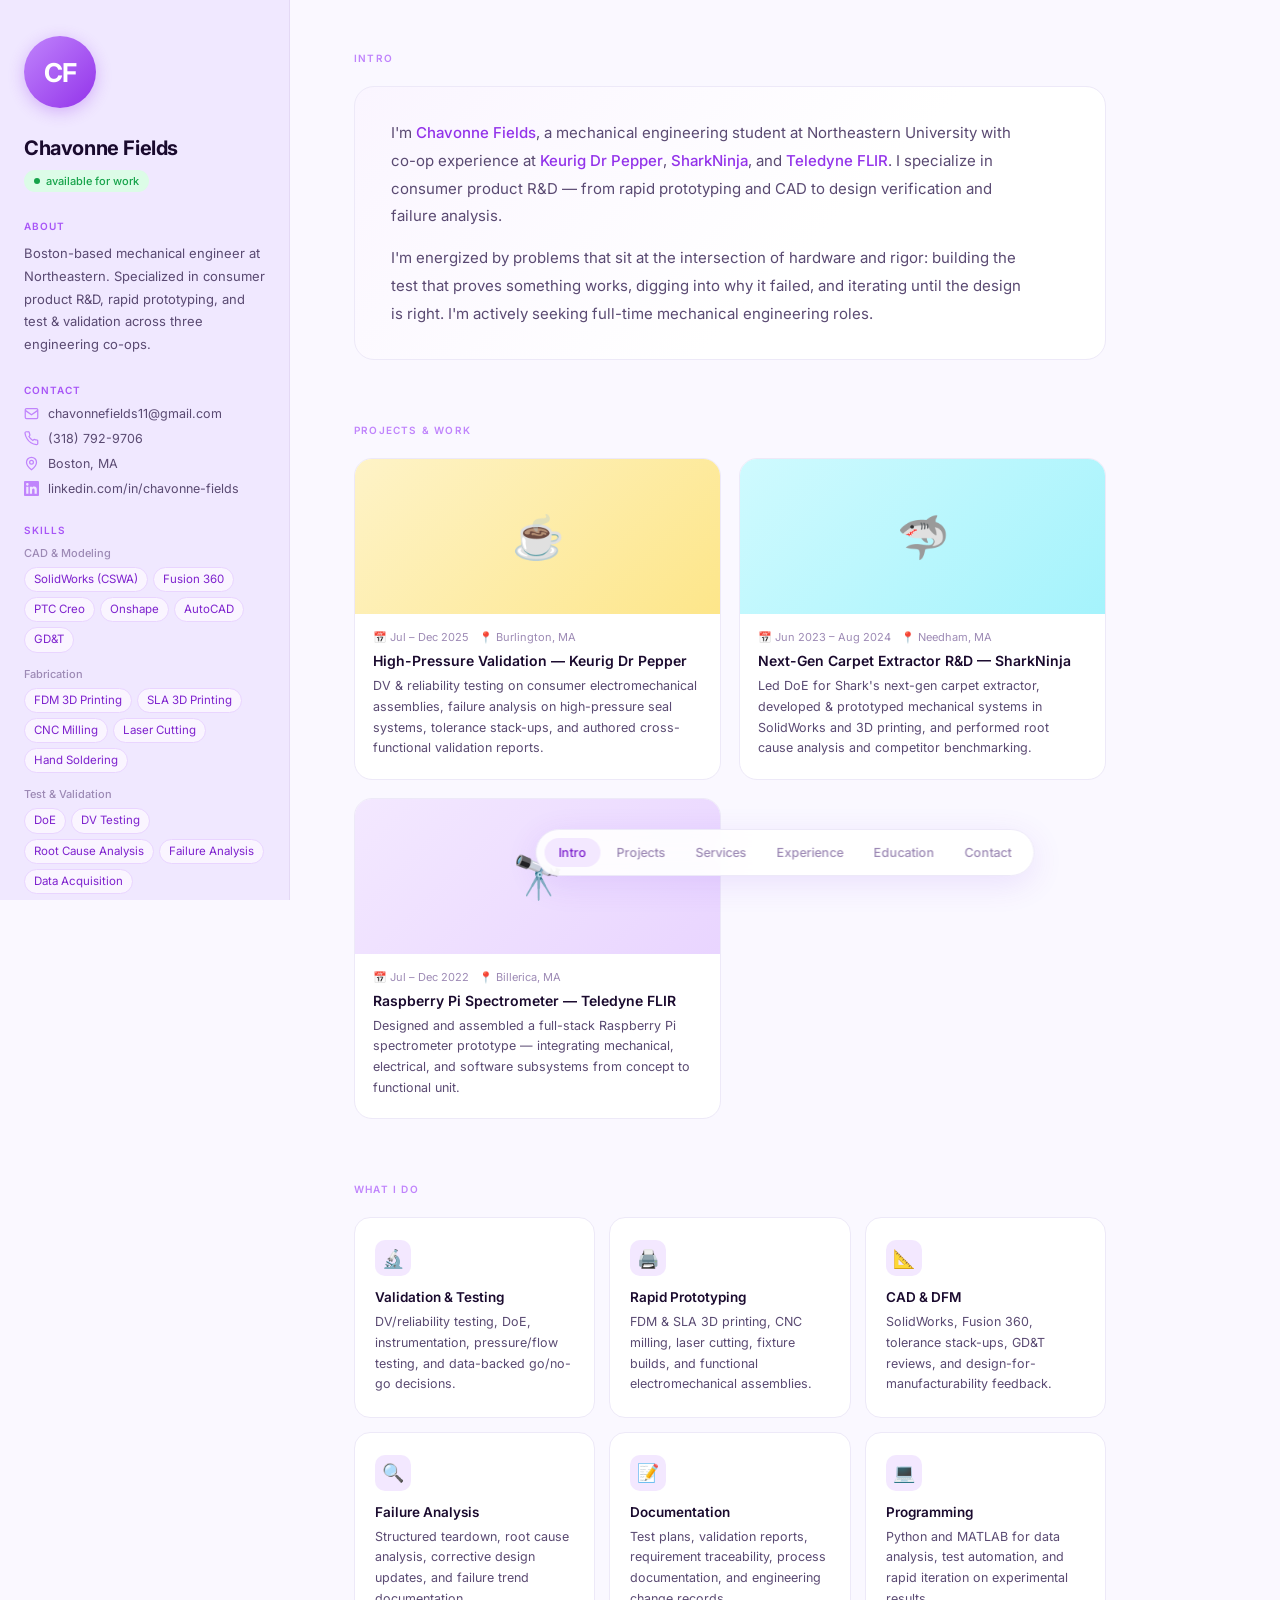
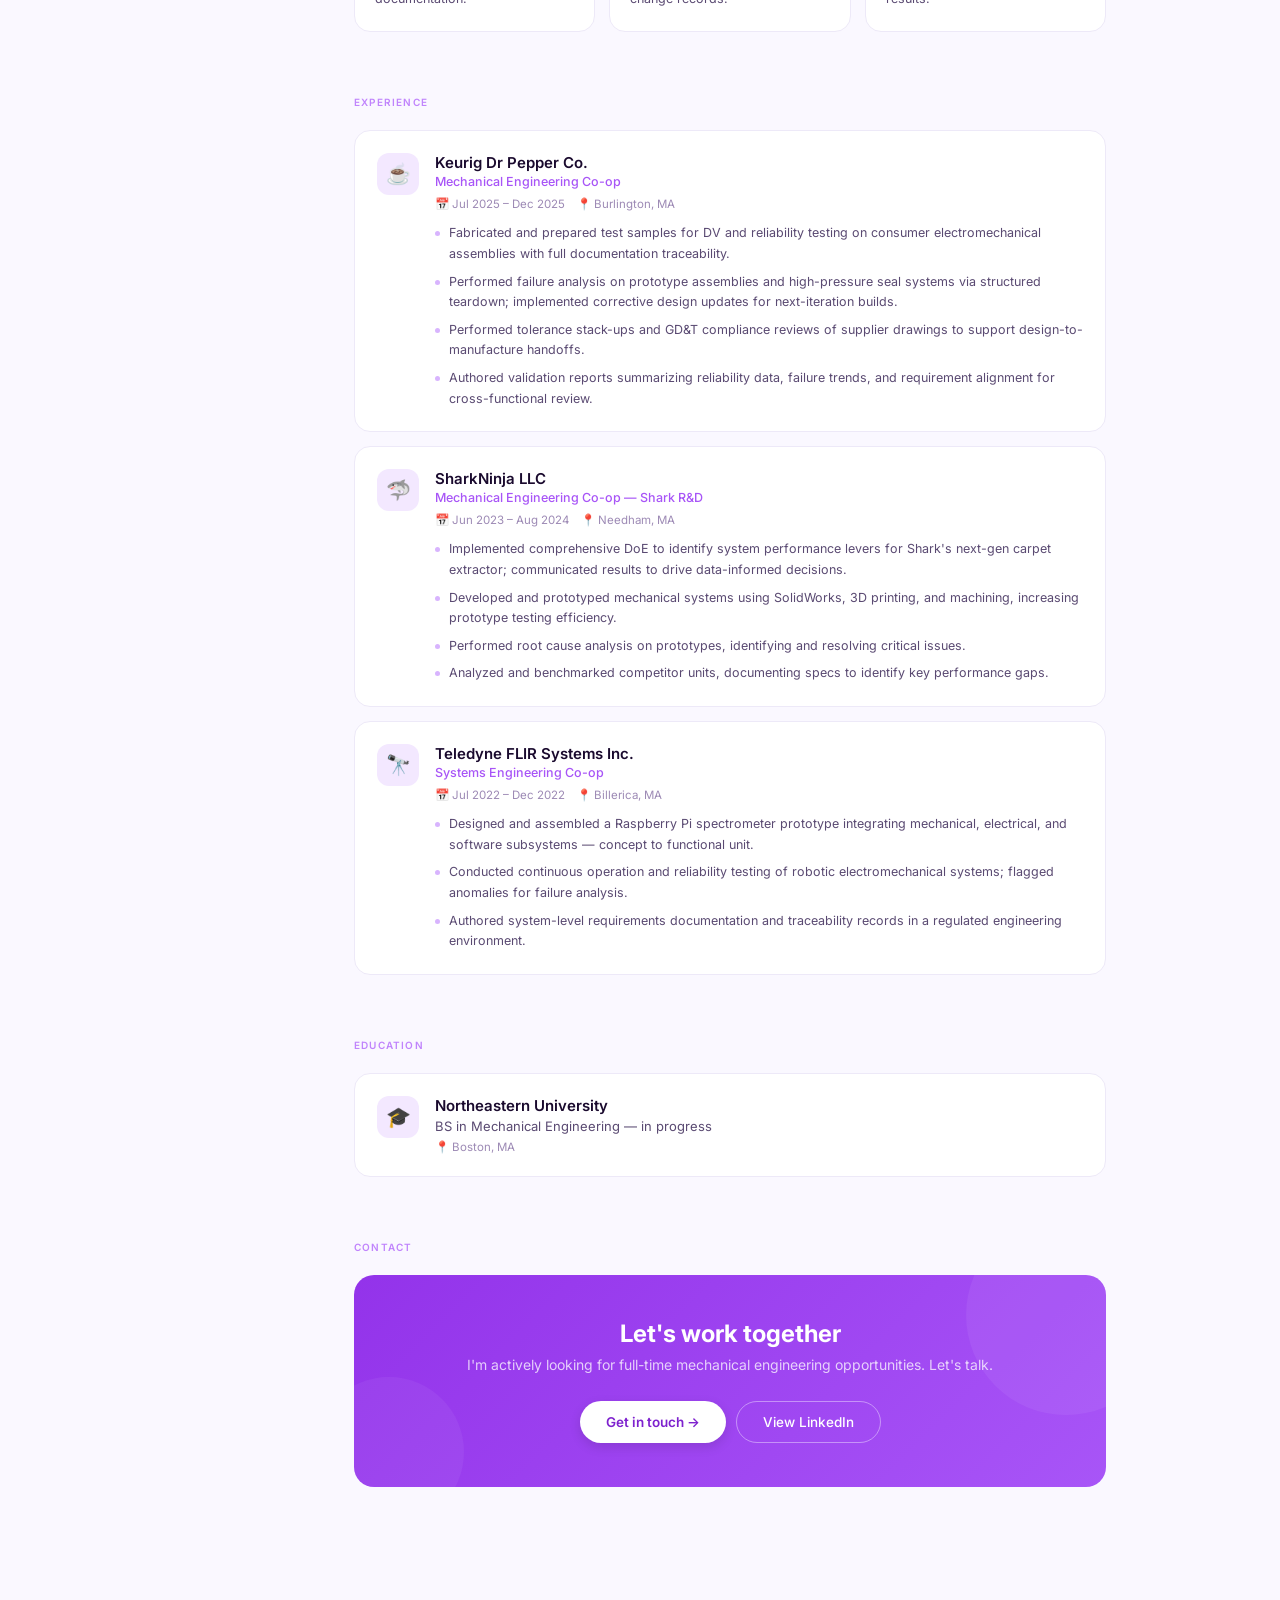
<file: portfolio.html>
<!DOCTYPE html>
<html lang="en">
<head>
  <meta charset="UTF-8" />
  <meta name="viewport" content="width=device-width, initial-scale=1.0" />
  <title>Chavonne Fields — Mechanical Engineer</title>
  <link rel="preconnect" href="https://fonts.googleapis.com" />
  <link rel="preconnect" href="https://fonts.gstatic.com" crossorigin />
  <link href="https://fonts.googleapis.com/css2?family=Inter:ital,wght@0,300;0,400;0,500;0,600;0,700;1,400&display=swap" rel="stylesheet" />
  <style>
    *, *::before, *::after { box-sizing: border-box; margin: 0; padding: 0; }

    :root {
      --purple-50:  #faf5ff;
      --purple-100: #f3e8ff;
      --purple-200: #e9d5ff;
      --purple-300: #d8b4fe;
      --purple-400: #c084fc;
      --purple-500: #a855f7;
      --purple-600: #9333ea;
      --purple-700: #7e22ce;
      --sidebar-bg: #f0e8ff;
      --border:     #e4d9f5;
      --border-light: #ede9f8;
      --text-primary:   #1a0a2e;
      --text-secondary: #5a4a72;
      --text-muted:     #9d8ab5;
      --bg:     #faf8ff;
      --surface: #fff;
    }

    html { scroll-behavior: smooth; }

    body {
      font-family: 'Inter', -apple-system, BlinkMacSystemFont, sans-serif;
      background: var(--bg);
      color: var(--text-primary);
      display: flex;
      min-height: 100vh;
      -webkit-font-smoothing: antialiased;
    }

    /* ─── SIDEBAR ─── */
    .sidebar {
      width: 290px;
      min-width: 290px;
      height: 100vh;
      position: sticky;
      top: 0;
      overflow-y: auto;
      background: var(--sidebar-bg);
      border-right: 1px solid var(--border);
      padding: 36px 24px 32px;
      display: flex;
      flex-direction: column;
      gap: 28px;
    }

    .sidebar::-webkit-scrollbar { width: 0; }

    /* Profile photo placeholder — swap for <img> when ready */
    .profile-photo {
      width: 72px;
      height: 72px;
      border-radius: 50%;
      background: linear-gradient(135deg, var(--purple-400), var(--purple-600));
      display: flex;
      align-items: center;
      justify-content: center;
      font-size: 26px;
      font-weight: 700;
      color: #fff;
      letter-spacing: -1px;
      flex-shrink: 0;
      box-shadow: 0 4px 16px rgba(147, 51, 234, 0.3);
    }

    .profile-photo img {
      width: 100%;
      height: 100%;
      border-radius: 50%;
      object-fit: cover;
    }

    .name-block h1 {
      font-size: 20px;
      font-weight: 700;
      letter-spacing: -0.4px;
      color: var(--text-primary);
      line-height: 1.2;
      margin-bottom: 8px;
    }

    .status-badge {
      display: inline-flex;
      align-items: center;
      gap: 6px;
      font-size: 11px;
      font-weight: 500;
      color: #16a34a;
      background: #dcfce7;
      padding: 4px 10px;
      border-radius: 20px;
    }

    .status-badge::before {
      content: '';
      width: 6px;
      height: 6px;
      border-radius: 50%;
      background: #16a34a;
      animation: pulse 2s infinite;
    }

    @keyframes pulse {
      0%, 100% { opacity: 1; transform: scale(1); }
      50%       { opacity: 0.5; transform: scale(0.85); }
    }

    .sidebar-label {
      font-size: 10px;
      font-weight: 600;
      text-transform: uppercase;
      letter-spacing: 0.1em;
      color: var(--purple-500);
      margin-bottom: 10px;
    }

    .about-text {
      font-size: 13px;
      line-height: 1.75;
      color: var(--text-secondary);
    }

    /* Contact */
    .contact-list { list-style: none; display: flex; flex-direction: column; gap: 10px; }

    .contact-list li {
      display: flex;
      align-items: center;
      gap: 9px;
      font-size: 12.5px;
      color: var(--text-secondary);
    }

    .contact-list li a {
      color: var(--text-secondary);
      text-decoration: none;
      transition: color 0.15s;
    }

    .contact-list li a:hover { color: var(--purple-600); }

    .c-icon {
      width: 15px;
      height: 15px;
      flex-shrink: 0;
      color: var(--purple-400);
    }

    /* Skills */
    .skill-group { margin-bottom: 14px; }

    .skill-group-label {
      font-size: 11px;
      font-weight: 500;
      color: var(--text-muted);
      margin-bottom: 7px;
    }

    .skill-tags { display: flex; flex-wrap: wrap; gap: 5px; }

    .skill-tag {
      font-size: 11.5px;
      padding: 3px 9px;
      border-radius: 20px;
      border: 1px solid var(--purple-200);
      color: var(--purple-700);
      background: var(--purple-50);
      line-height: 1.5;
    }

    /* Social */
    .social-links {
      display: flex;
      gap: 12px;
      margin-top: auto;
      padding-top: 4px;
    }

    .social-links a {
      color: var(--purple-300);
      transition: color 0.15s;
      display: flex;
    }

    .social-links a:hover { color: var(--purple-600); }

    /* ─── MAIN ─── */
    .main {
      flex: 1;
      padding: 52px 64px 130px;
      max-width: 880px;
    }

    .content-section { margin-bottom: 64px; }

    .section-label {
      font-size: 10px;
      font-weight: 600;
      text-transform: uppercase;
      letter-spacing: 0.12em;
      color: var(--purple-400);
      margin-bottom: 22px;
    }

    /* ─── INTRO ─── */
    .intro-card {
      background: linear-gradient(135deg, var(--purple-50) 0%, #fff 60%);
      border: 1px solid var(--border-light);
      border-radius: 20px;
      padding: 32px 36px;
    }

    .intro-text {
      font-size: 15px;
      line-height: 1.85;
      color: var(--text-secondary);
      max-width: 640px;
    }

    .intro-text + .intro-text { margin-top: 14px; }

    .intro-highlight {
      color: var(--purple-600);
      font-weight: 500;
    }

    /* ─── PROJECT CARDS ─── */
    .projects-grid {
      display: grid;
      grid-template-columns: 1fr 1fr;
      gap: 18px;
    }

    .project-card {
      border: 1px solid var(--border-light);
      border-radius: 18px;
      overflow: hidden;
      background: var(--surface);
      transition: box-shadow 0.2s, transform 0.2s, border-color 0.2s;
      cursor: default;
    }

    .project-card:hover {
      box-shadow: 0 12px 40px rgba(147, 51, 234, 0.1);
      transform: translateY(-3px);
      border-color: var(--purple-200);
    }

    .project-thumb {
      width: 100%;
      height: 155px;
      display: flex;
      align-items: center;
      justify-content: center;
      font-size: 42px;
      position: relative;
      overflow: hidden;
    }

    .thumb-keurig   { background: linear-gradient(135deg, #fef3c7 0%, #fde68a 100%); }
    .thumb-shark    { background: linear-gradient(135deg, #cffafe 0%, #a5f3fc 100%); }
    .thumb-teledyne { background: linear-gradient(135deg, var(--purple-100) 0%, var(--purple-200) 100%); }

    .project-body { padding: 16px 18px 20px; }

    .project-meta {
      display: flex;
      flex-wrap: wrap;
      gap: 10px;
      margin-bottom: 8px;
      font-size: 11px;
      color: var(--text-muted);
    }

    .project-card h3 {
      font-size: 14px;
      font-weight: 600;
      margin-bottom: 7px;
      color: var(--text-primary);
    }

    .project-card p {
      font-size: 12.5px;
      color: var(--text-secondary);
      line-height: 1.65;
    }

    /* ─── SERVICES ─── */
    .services-grid {
      display: grid;
      grid-template-columns: repeat(3, 1fr);
      gap: 14px;
    }

    .service-card {
      padding: 22px 20px;
      border: 1px solid var(--border-light);
      border-radius: 16px;
      background: var(--surface);
      transition: border-color 0.2s, box-shadow 0.2s;
    }

    .service-card:hover {
      border-color: var(--purple-300);
      box-shadow: 0 4px 20px rgba(147, 51, 234, 0.07);
    }

    .service-icon {
      width: 36px;
      height: 36px;
      border-radius: 10px;
      background: var(--purple-100);
      display: flex;
      align-items: center;
      justify-content: center;
      font-size: 18px;
      margin-bottom: 13px;
    }

    .service-card h3 {
      font-size: 13.5px;
      font-weight: 600;
      margin-bottom: 7px;
      color: var(--text-primary);
    }

    .service-card p {
      font-size: 12.5px;
      color: var(--text-secondary);
      line-height: 1.65;
    }

    /* ─── TIMELINE ─── */
    .timeline { display: flex; flex-direction: column; gap: 14px; }

    .timeline-item {
      display: flex;
      gap: 16px;
      padding: 22px;
      border: 1px solid var(--border-light);
      border-radius: 16px;
      background: var(--surface);
      transition: border-color 0.2s, box-shadow 0.2s;
    }

    .timeline-item:hover {
      border-color: var(--purple-200);
      box-shadow: 0 4px 20px rgba(147, 51, 234, 0.07);
    }

    .timeline-icon {
      width: 42px;
      height: 42px;
      border-radius: 12px;
      flex-shrink: 0;
      display: flex;
      align-items: center;
      justify-content: center;
      font-size: 20px;
      background: var(--purple-100);
    }

    .timeline-body { flex: 1; }

    .timeline-body h3 {
      font-size: 15px;
      font-weight: 600;
      margin-bottom: 2px;
      color: var(--text-primary);
    }

    .timeline-role {
      font-size: 12.5px;
      color: var(--purple-500);
      font-weight: 500;
      margin-bottom: 8px;
    }

    .timeline-meta {
      display: flex;
      flex-wrap: wrap;
      gap: 12px;
      margin-bottom: 12px;
      font-size: 11.5px;
      color: var(--text-muted);
    }

    .timeline-meta span { display: flex; align-items: center; gap: 4px; }

    .timeline-bullets {
      list-style: none;
      display: flex;
      flex-direction: column;
      gap: 7px;
    }

    .timeline-bullets li {
      font-size: 12.5px;
      color: var(--text-secondary);
      line-height: 1.65;
      padding-left: 14px;
      position: relative;
    }

    .timeline-bullets li::before {
      content: '';
      position: absolute;
      left: 0;
      top: 8px;
      width: 5px;
      height: 5px;
      border-radius: 50%;
      background: var(--purple-300);
    }

    /* ─── EDUCATION ─── */
    .edu-card {
      display: flex;
      gap: 16px;
      padding: 22px;
      border: 1px solid var(--border-light);
      border-radius: 16px;
      background: var(--surface);
    }

    .edu-icon {
      width: 42px;
      height: 42px;
      border-radius: 12px;
      background: var(--purple-100);
      flex-shrink: 0;
      display: flex;
      align-items: center;
      justify-content: center;
      font-size: 20px;
    }

    .edu-body h3 {
      font-size: 15px;
      font-weight: 600;
      margin-bottom: 3px;
      color: var(--text-primary);
    }

    .edu-body .degree {
      font-size: 13px;
      color: var(--text-secondary);
      margin-bottom: 6px;
    }

    .edu-meta {
      display: flex;
      gap: 14px;
      font-size: 11.5px;
      color: var(--text-muted);
    }

    /* ─── CONTACT CTA ─── */
    .contact-cta {
      padding: 44px 40px;
      border-radius: 20px;
      background: linear-gradient(135deg, var(--purple-600) 0%, var(--purple-500) 100%);
      text-align: center;
      position: relative;
      overflow: hidden;
    }

    .contact-cta::before {
      content: '';
      position: absolute;
      top: -60px;
      right: -60px;
      width: 200px;
      height: 200px;
      border-radius: 50%;
      background: rgba(255,255,255,0.06);
    }

    .contact-cta::after {
      content: '';
      position: absolute;
      bottom: -40px;
      left: -40px;
      width: 150px;
      height: 150px;
      border-radius: 50%;
      background: rgba(255,255,255,0.05);
    }

    .contact-cta h2 {
      font-size: 24px;
      font-weight: 700;
      color: #fff;
      margin-bottom: 8px;
      position: relative;
      z-index: 1;
    }

    .contact-cta p {
      color: rgba(255,255,255,0.75);
      font-size: 14px;
      margin-bottom: 28px;
      position: relative;
      z-index: 1;
    }

    .cta-buttons {
      display: flex;
      gap: 10px;
      justify-content: center;
      flex-wrap: wrap;
      position: relative;
      z-index: 1;
    }

    .btn-white {
      display: inline-flex;
      align-items: center;
      gap: 6px;
      background: #fff;
      color: var(--purple-700);
      padding: 12px 26px;
      border-radius: 30px;
      text-decoration: none;
      font-size: 13.5px;
      font-weight: 600;
      transition: transform 0.15s, box-shadow 0.15s;
      box-shadow: 0 4px 12px rgba(0,0,0,0.12);
    }

    .btn-white:hover {
      transform: translateY(-1px);
      box-shadow: 0 8px 20px rgba(0,0,0,0.16);
    }

    .btn-outline-white {
      display: inline-flex;
      align-items: center;
      gap: 6px;
      background: transparent;
      color: #fff;
      padding: 12px 26px;
      border-radius: 30px;
      text-decoration: none;
      font-size: 13.5px;
      font-weight: 500;
      border: 1.5px solid rgba(255,255,255,0.4);
      transition: border-color 0.15s, background 0.15s;
    }

    .btn-outline-white:hover {
      border-color: rgba(255,255,255,0.8);
      background: rgba(255,255,255,0.08);
    }

    /* ─── BOTTOM NAV ─── */
    .bottom-nav {
      position: fixed;
      bottom: 24px;
      left: calc(290px + (100vw - 290px) / 2);
      transform: translateX(-50%);
      background: rgba(255,255,255,0.9);
      backdrop-filter: blur(20px);
      -webkit-backdrop-filter: blur(20px);
      border: 1px solid var(--border-light);
      border-radius: 50px;
      padding: 8px;
      display: flex;
      gap: 2px;
      box-shadow: 0 8px 32px rgba(124, 58, 237, 0.12);
      z-index: 100;
    }

    .bottom-nav a {
      font-size: 12.5px;
      font-weight: 500;
      color: var(--text-muted);
      text-decoration: none;
      padding: 7px 14px;
      border-radius: 30px;
      transition: all 0.15s;
      white-space: nowrap;
    }

    .bottom-nav a:hover { color: var(--purple-700); background: var(--purple-50); }

    .bottom-nav a.active {
      color: var(--purple-700);
      background: var(--purple-100);
    }

    /* ─── RESPONSIVE ─── */
    @media (max-width: 980px) {
      body { flex-direction: column; }
      .sidebar {
        width: 100%;
        min-width: unset;
        height: auto;
        position: static;
        border-right: none;
        border-bottom: 1px solid var(--border);
      }
      .main { padding: 36px 28px 110px; max-width: 100%; }
      .projects-grid { grid-template-columns: 1fr; }
      .services-grid { grid-template-columns: 1fr 1fr; }
      .bottom-nav { left: 50%; transform: translateX(-50%); }
    }

    @media (max-width: 580px) {
      .services-grid { grid-template-columns: 1fr; }
      .main { padding: 28px 18px 110px; }
      .contact-cta { padding: 32px 24px; }
    }
  </style>
</head>
<body>

  <!-- ─── SIDEBAR ─── -->
  <aside class="sidebar">

    <!-- Replace inner content with <img src="..." alt="Chavonne Fields"> when you have your photo -->
    <div class="profile-photo">CF</div>

    <div class="name-block">
      <h1>Chavonne Fields</h1>
      <span class="status-badge">available for work</span>
    </div>

    <div>
      <div class="sidebar-label">About</div>
      <p class="about-text">Boston-based mechanical engineer at Northeastern. Specialized in consumer product R&amp;D, rapid prototyping, and test &amp; validation across three engineering co-ops.</p>
    </div>

    <div>
      <div class="sidebar-label">Contact</div>
      <ul class="contact-list">
        <li>
          <svg class="c-icon" viewBox="0 0 24 24" fill="none" stroke="currentColor" stroke-width="2"><rect x="2" y="4" width="20" height="16" rx="2"/><path d="m2 7 10 7 10-7"/></svg>
          <a href="mailto:chavonnefields11@gmail.com">chavonnefields11@gmail.com</a>
        </li>
        <li>
          <svg class="c-icon" viewBox="0 0 24 24" fill="none" stroke="currentColor" stroke-width="2"><path d="M22 16.92v3a2 2 0 0 1-2.18 2 19.79 19.79 0 0 1-8.63-3.07A19.5 19.5 0 0 1 4.69 12a19.79 19.79 0 0 1-3.07-8.67A2 2 0 0 1 3.6 1.2h3a2 2 0 0 1 2 1.72c.127.96.361 1.903.7 2.81a2 2 0 0 1-.45 2.11L7.91 8.79a16 16 0 0 0 6.29 6.29l.96-.96a2 2 0 0 1 2.11-.45c.907.339 1.85.573 2.81.7A2 2 0 0 1 22 16.92z"/></svg>
          (318) 792-9706
        </li>
        <li>
          <svg class="c-icon" viewBox="0 0 24 24" fill="none" stroke="currentColor" stroke-width="2"><path d="M20 10c0 6-8 12-8 12s-8-6-8-12a8 8 0 1 1 16 0z"/><circle cx="12" cy="10" r="3"/></svg>
          Boston, MA
        </li>
        <li>
          <svg class="c-icon" viewBox="0 0 24 24" fill="currentColor"><path d="M20.447 20.452h-3.554v-5.569c0-1.328-.027-3.037-1.852-3.037-1.853 0-2.136 1.445-2.136 2.939v5.667H9.351V9h3.414v1.561h.046c.477-.9 1.637-1.85 3.37-1.85 3.601 0 4.267 2.37 4.267 5.455v6.286zM5.337 7.433a2.062 2.062 0 0 1-2.063-2.065 2.064 2.064 0 1 1 2.063 2.065zm1.782 13.019H3.555V9h3.564v11.452zM22.225 0H1.771C.792 0 0 .774 0 1.729v20.542C0 23.227.792 24 1.771 24h20.451C23.2 24 24 23.227 24 22.271V1.729C24 .774 23.2 0 22.222 0h.003z"/></svg>
          <a href="https://linkedin.com/in/chavonne-fields" target="_blank">linkedin.com/in/chavonne-fields</a>
        </li>
      </ul>
    </div>

    <div>
      <div class="sidebar-label">Skills</div>

      <div class="skill-group">
        <div class="skill-group-label">CAD &amp; Modeling</div>
        <div class="skill-tags">
          <span class="skill-tag">SolidWorks (CSWA)</span>
          <span class="skill-tag">Fusion 360</span>
          <span class="skill-tag">PTC Creo</span>
          <span class="skill-tag">Onshape</span>
          <span class="skill-tag">AutoCAD</span>
          <span class="skill-tag">GD&amp;T</span>
        </div>
      </div>

      <div class="skill-group">
        <div class="skill-group-label">Fabrication</div>
        <div class="skill-tags">
          <span class="skill-tag">FDM 3D Printing</span>
          <span class="skill-tag">SLA 3D Printing</span>
          <span class="skill-tag">CNC Milling</span>
          <span class="skill-tag">Laser Cutting</span>
          <span class="skill-tag">Hand Soldering</span>
        </div>
      </div>

      <div class="skill-group">
        <div class="skill-group-label">Test &amp; Validation</div>
        <div class="skill-tags">
          <span class="skill-tag">DoE</span>
          <span class="skill-tag">DV Testing</span>
          <span class="skill-tag">Root Cause Analysis</span>
          <span class="skill-tag">Failure Analysis</span>
          <span class="skill-tag">Data Acquisition</span>
        </div>
      </div>

      <div class="skill-group">
        <div class="skill-group-label">Programming</div>
        <div class="skill-tags">
          <span class="skill-tag">Python</span>
          <span class="skill-tag">MATLAB</span>
          <span class="skill-tag">C++</span>
          <span class="skill-tag">Arduino</span>
        </div>
      </div>
    </div>

    <div class="social-links">
      <a href="https://linkedin.com/in/chavonne-fields" target="_blank" title="LinkedIn">
        <svg width="19" height="19" viewBox="0 0 24 24" fill="currentColor"><path d="M20.447 20.452h-3.554v-5.569c0-1.328-.027-3.037-1.852-3.037-1.853 0-2.136 1.445-2.136 2.939v5.667H9.351V9h3.414v1.561h.046c.477-.9 1.637-1.85 3.37-1.85 3.601 0 4.267 2.37 4.267 5.455v6.286zM5.337 7.433a2.062 2.062 0 0 1-2.063-2.065 2.064 2.064 0 1 1 2.063 2.065zm1.782 13.019H3.555V9h3.564v11.452zM22.225 0H1.771C.792 0 0 .774 0 1.729v20.542C0 23.227.792 24 1.771 24h20.451C23.2 24 24 23.227 24 22.271V1.729C24 .774 23.2 0 22.222 0h.003z"/></svg>
      </a>
      <a href="mailto:chavonnefields11@gmail.com" title="Email">
        <svg width="19" height="19" viewBox="0 0 24 24" fill="none" stroke="currentColor" stroke-width="2"><rect x="2" y="4" width="20" height="16" rx="2"/><path d="m2 7 10 7 10-7"/></svg>
      </a>
    </div>

  </aside>

  <!-- ─── MAIN ─── -->
  <main class="main">

    <!-- INTRO -->
    <section class="content-section" id="intro">
      <div class="section-label">Intro</div>
      <div class="intro-card">
        <p class="intro-text">
          I'm <span class="intro-highlight">Chavonne Fields</span>, a mechanical engineering student at Northeastern University with co-op experience at <span class="intro-highlight">Keurig Dr Pepper</span>, <span class="intro-highlight">SharkNinja</span>, and <span class="intro-highlight">Teledyne FLIR</span>. I specialize in consumer product R&amp;D — from rapid prototyping and CAD to design verification and failure analysis.
        </p>
        <p class="intro-text">
          I'm energized by problems that sit at the intersection of hardware and rigor: building the test that proves something works, digging into why it failed, and iterating until the design is right. I'm actively seeking full-time mechanical engineering roles.
        </p>
      </div>
    </section>

    <!-- PROJECTS -->
    <section class="content-section" id="projects">
      <div class="section-label">Projects &amp; Work</div>
      <div class="projects-grid">

        <div class="project-card">
          <div class="project-thumb thumb-keurig">☕</div>
          <div class="project-body">
            <div class="project-meta">
              <span>📅 Jul – Dec 2025</span>
              <span>📍 Burlington, MA</span>
            </div>
            <h3>High-Pressure Validation — Keurig Dr Pepper</h3>
            <p>DV &amp; reliability testing on consumer electromechanical assemblies, failure analysis on high-pressure seal systems, tolerance stack-ups, and authored cross-functional validation reports.</p>
          </div>
        </div>

        <div class="project-card">
          <div class="project-thumb thumb-shark">🦈</div>
          <div class="project-body">
            <div class="project-meta">
              <span>📅 Jun 2023 – Aug 2024</span>
              <span>📍 Needham, MA</span>
            </div>
            <h3>Next-Gen Carpet Extractor R&amp;D — SharkNinja</h3>
            <p>Led DoE for Shark's next-gen carpet extractor, developed &amp; prototyped mechanical systems in SolidWorks and 3D printing, and performed root cause analysis and competitor benchmarking.</p>
          </div>
        </div>

        <div class="project-card">
          <div class="project-thumb thumb-teledyne">🔭</div>
          <div class="project-body">
            <div class="project-meta">
              <span>📅 Jul – Dec 2022</span>
              <span>📍 Billerica, MA</span>
            </div>
            <h3>Raspberry Pi Spectrometer — Teledyne FLIR</h3>
            <p>Designed and assembled a full-stack Raspberry Pi spectrometer prototype — integrating mechanical, electrical, and software subsystems from concept to functional unit.</p>
          </div>
        </div>

      </div>
    </section>

    <!-- WHAT I DO -->
    <section class="content-section" id="services">
      <div class="section-label">What I Do</div>
      <div class="services-grid">
        <div class="service-card">
          <div class="service-icon">🔬</div>
          <h3>Validation &amp; Testing</h3>
          <p>DV/reliability testing, DoE, instrumentation, pressure/flow testing, and data-backed go/no-go decisions.</p>
        </div>
        <div class="service-card">
          <div class="service-icon">🖨️</div>
          <h3>Rapid Prototyping</h3>
          <p>FDM &amp; SLA 3D printing, CNC milling, laser cutting, fixture builds, and functional electromechanical assemblies.</p>
        </div>
        <div class="service-card">
          <div class="service-icon">📐</div>
          <h3>CAD &amp; DFM</h3>
          <p>SolidWorks, Fusion 360, tolerance stack-ups, GD&amp;T reviews, and design-for-manufacturability feedback.</p>
        </div>
        <div class="service-card">
          <div class="service-icon">🔍</div>
          <h3>Failure Analysis</h3>
          <p>Structured teardown, root cause analysis, corrective design updates, and failure trend documentation.</p>
        </div>
        <div class="service-card">
          <div class="service-icon">📝</div>
          <h3>Documentation</h3>
          <p>Test plans, validation reports, requirement traceability, process documentation, and engineering change records.</p>
        </div>
        <div class="service-card">
          <div class="service-icon">💻</div>
          <h3>Programming</h3>
          <p>Python and MATLAB for data analysis, test automation, and rapid iteration on experimental results.</p>
        </div>
      </div>
    </section>

    <!-- EXPERIENCE -->
    <section class="content-section" id="experience">
      <div class="section-label">Experience</div>
      <div class="timeline">

        <div class="timeline-item">
          <div class="timeline-icon">☕</div>
          <div class="timeline-body">
            <h3>Keurig Dr Pepper Co.</h3>
            <div class="timeline-role">Mechanical Engineering Co-op</div>
            <div class="timeline-meta">
              <span>📅 Jul 2025 – Dec 2025</span>
              <span>📍 Burlington, MA</span>
            </div>
            <ul class="timeline-bullets">
              <li>Fabricated and prepared test samples for DV and reliability testing on consumer electromechanical assemblies with full documentation traceability.</li>
              <li>Performed failure analysis on prototype assemblies and high-pressure seal systems via structured teardown; implemented corrective design updates for next-iteration builds.</li>
              <li>Performed tolerance stack-ups and GD&amp;T compliance reviews of supplier drawings to support design-to-manufacture handoffs.</li>
              <li>Authored validation reports summarizing reliability data, failure trends, and requirement alignment for cross-functional review.</li>
            </ul>
          </div>
        </div>

        <div class="timeline-item">
          <div class="timeline-icon">🦈</div>
          <div class="timeline-body">
            <h3>SharkNinja LLC</h3>
            <div class="timeline-role">Mechanical Engineering Co-op — Shark R&amp;D</div>
            <div class="timeline-meta">
              <span>📅 Jun 2023 – Aug 2024</span>
              <span>📍 Needham, MA</span>
            </div>
            <ul class="timeline-bullets">
              <li>Implemented comprehensive DoE to identify system performance levers for Shark's next-gen carpet extractor; communicated results to drive data-informed decisions.</li>
              <li>Developed and prototyped mechanical systems using SolidWorks, 3D printing, and machining, increasing prototype testing efficiency.</li>
              <li>Performed root cause analysis on prototypes, identifying and resolving critical issues.</li>
              <li>Analyzed and benchmarked competitor units, documenting specs to identify key performance gaps.</li>
            </ul>
          </div>
        </div>

        <div class="timeline-item">
          <div class="timeline-icon">🔭</div>
          <div class="timeline-body">
            <h3>Teledyne FLIR Systems Inc.</h3>
            <div class="timeline-role">Systems Engineering Co-op</div>
            <div class="timeline-meta">
              <span>📅 Jul 2022 – Dec 2022</span>
              <span>📍 Billerica, MA</span>
            </div>
            <ul class="timeline-bullets">
              <li>Designed and assembled a Raspberry Pi spectrometer prototype integrating mechanical, electrical, and software subsystems — concept to functional unit.</li>
              <li>Conducted continuous operation and reliability testing of robotic electromechanical systems; flagged anomalies for failure analysis.</li>
              <li>Authored system-level requirements documentation and traceability records in a regulated engineering environment.</li>
            </ul>
          </div>
        </div>

      </div>
    </section>

    <!-- EDUCATION -->
    <section class="content-section" id="education">
      <div class="section-label">Education</div>
      <div class="edu-card">
        <div class="edu-icon">🎓</div>
        <div class="edu-body">
          <h3>Northeastern University</h3>
          <div class="degree">BS in Mechanical Engineering — in progress</div>
          <div class="edu-meta">
            <span>📍 Boston, MA</span>
          </div>
        </div>
      </div>
    </section>

    <!-- CONTACT -->
    <section class="content-section" id="contact">
      <div class="section-label">Contact</div>
      <div class="contact-cta">
        <h2>Let's work together</h2>
        <p>I'm actively looking for full-time mechanical engineering opportunities. Let's talk.</p>
        <div class="cta-buttons">
          <a href="mailto:chavonnefields11@gmail.com" class="btn-white">Get in touch →</a>
          <a href="https://linkedin.com/in/chavonne-fields" target="_blank" class="btn-outline-white">View LinkedIn</a>
        </div>
      </div>
    </section>

  </main>

  <!-- ─── BOTTOM NAV ─── -->
  <nav class="bottom-nav">
    <a href="#intro" class="active">Intro</a>
    <a href="#projects">Projects</a>
    <a href="#services">Services</a>
    <a href="#experience">Experience</a>
    <a href="#education">Education</a>
    <a href="#contact">Contact</a>
  </nav>

  <script>
    const sections = document.querySelectorAll('section[id]');
    const navLinks = document.querySelectorAll('.bottom-nav a');

    const observer = new IntersectionObserver((entries) => {
      entries.forEach(entry => {
        if (entry.isIntersecting) {
          navLinks.forEach(l => l.classList.remove('active'));
          const active = document.querySelector(`.bottom-nav a[href="#${entry.target.id}"]`);
          if (active) active.classList.add('active');
        }
      });
    }, { rootMargin: '-40% 0px -55% 0px' });

    sections.forEach(s => observer.observe(s));
  </script>

</body>
</html>
</file>
